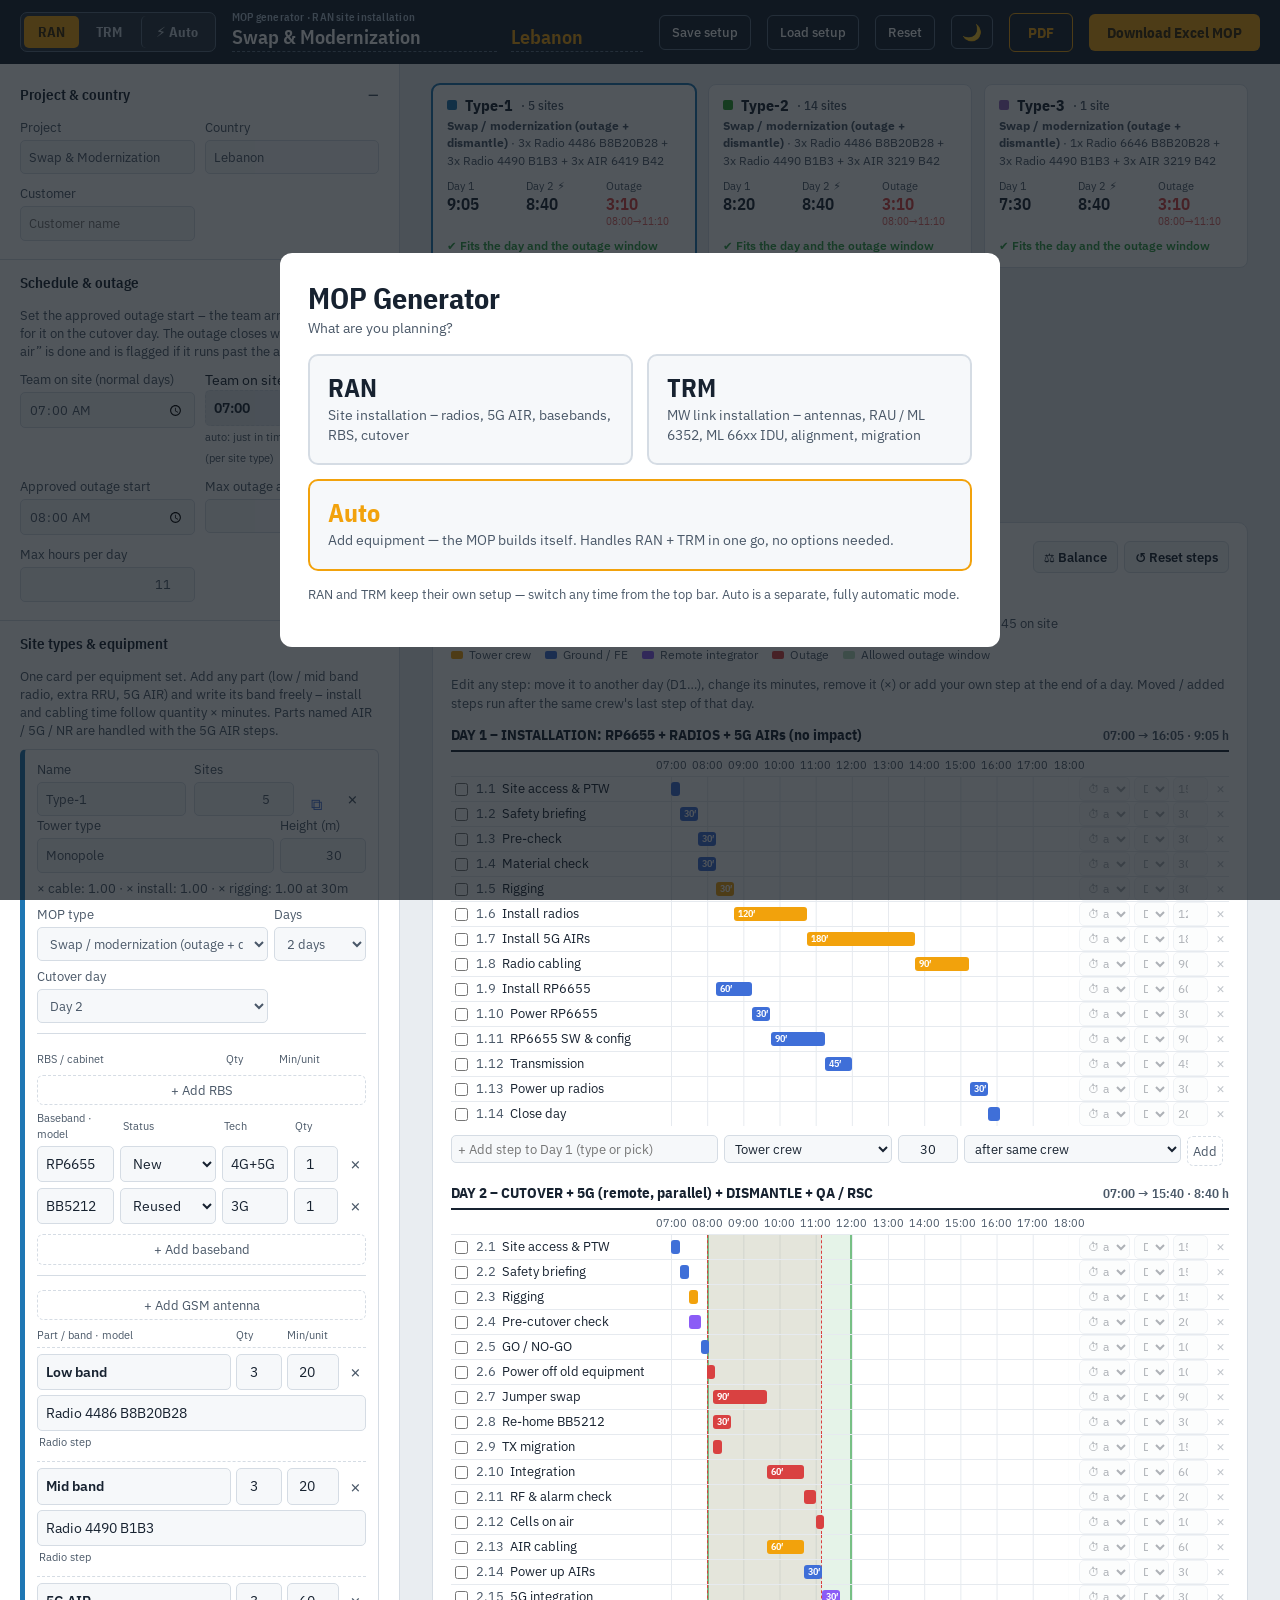
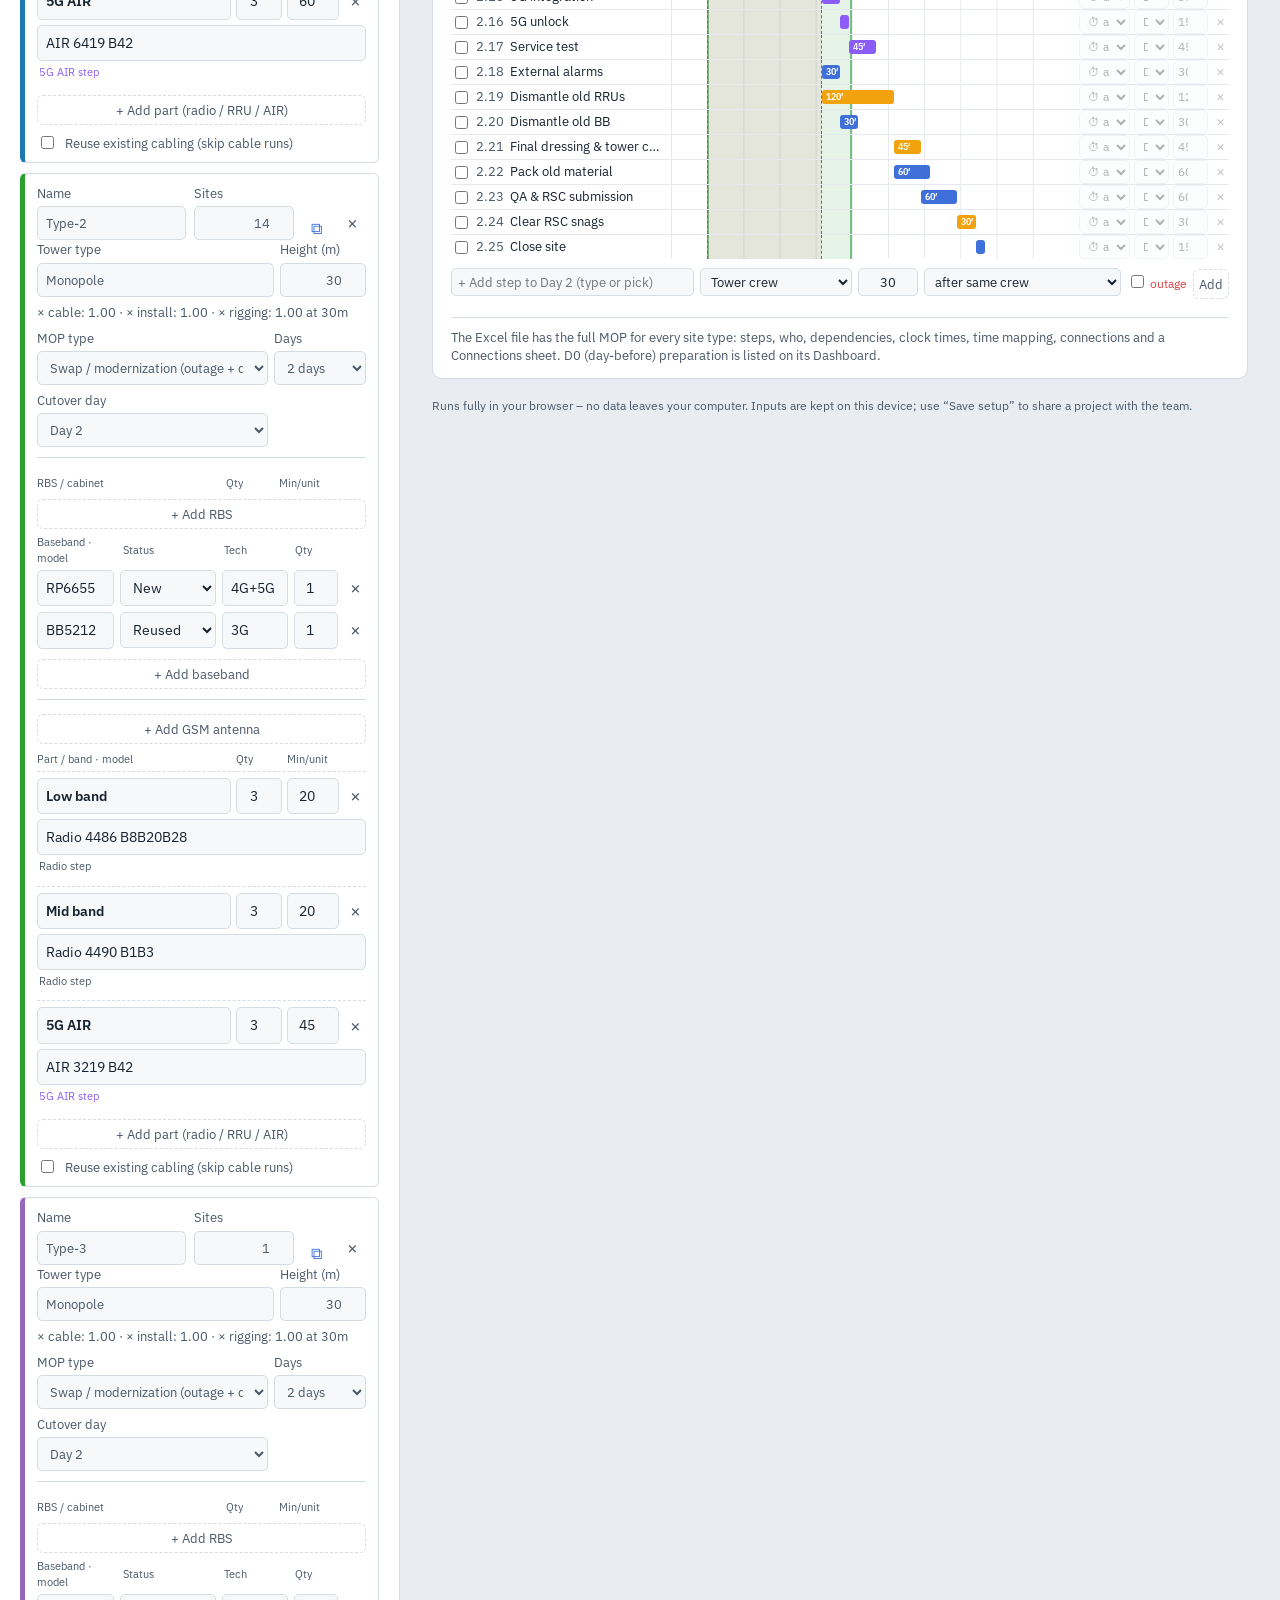
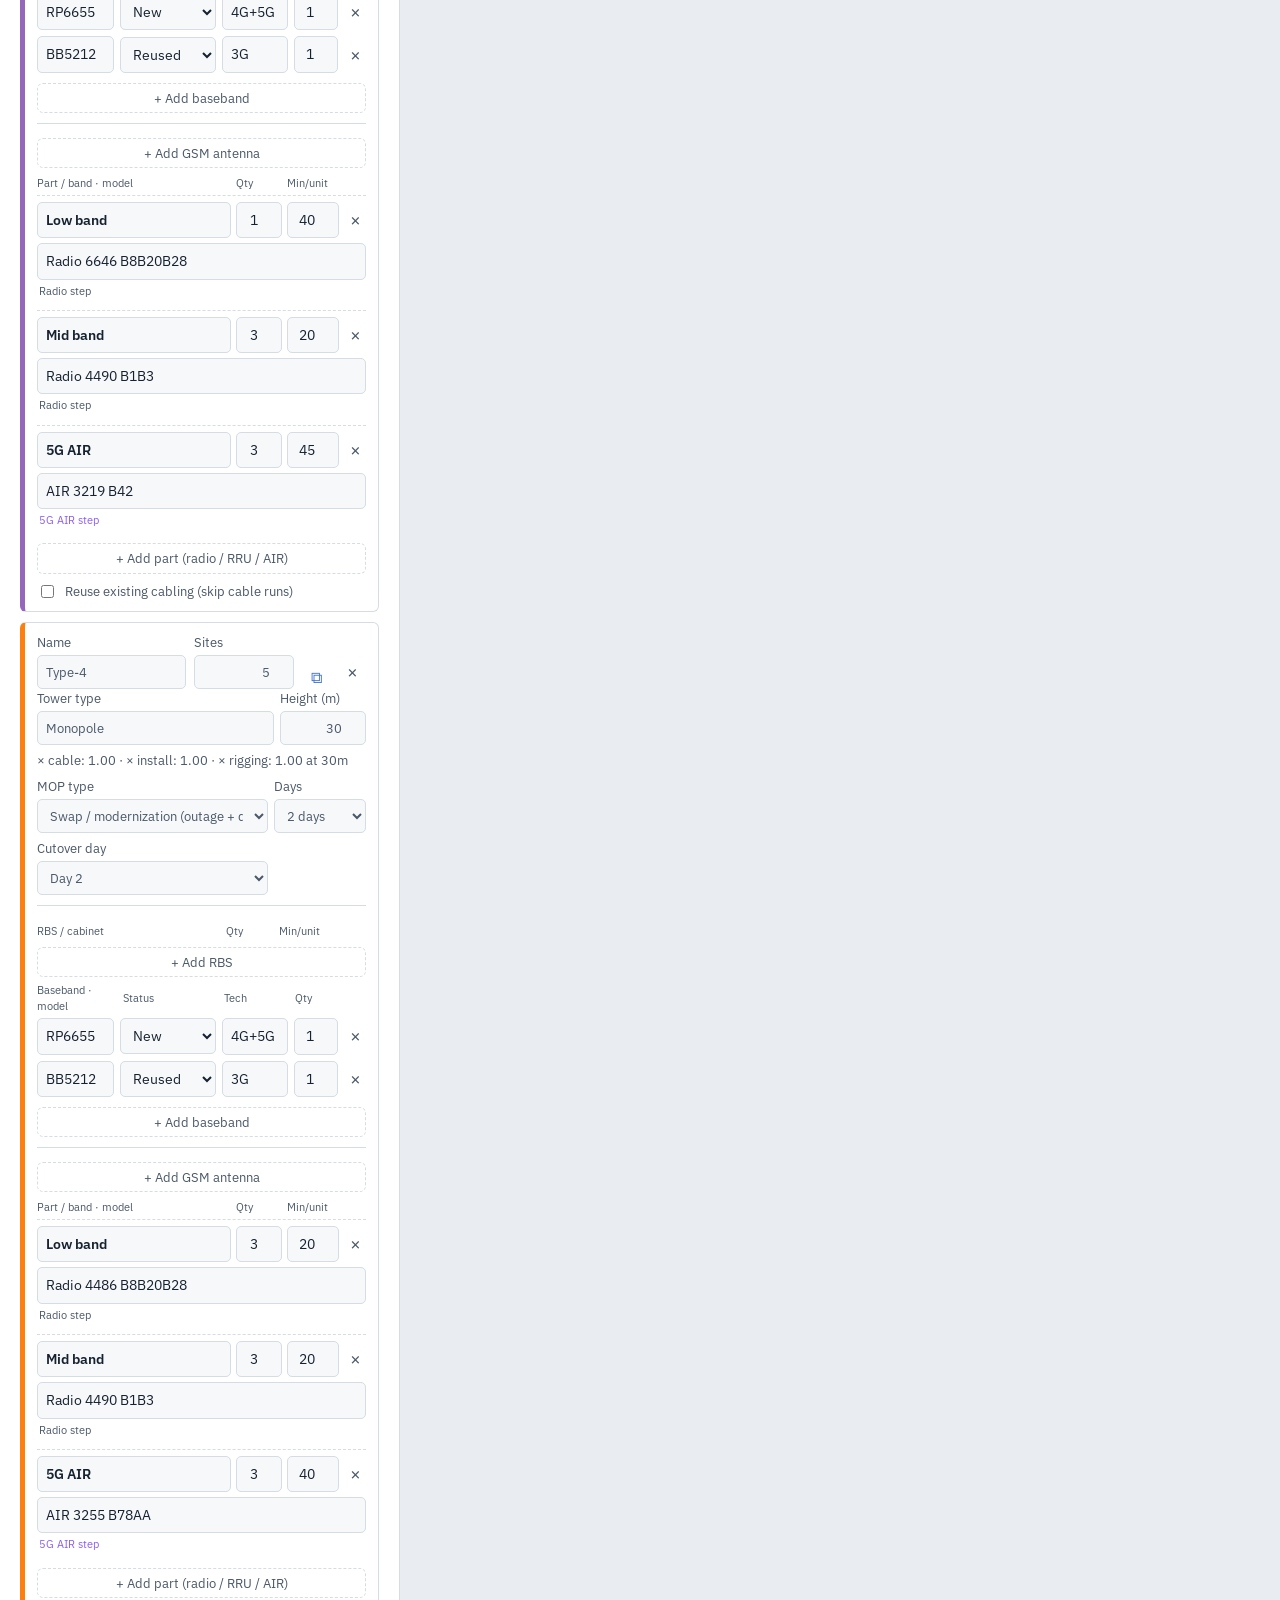
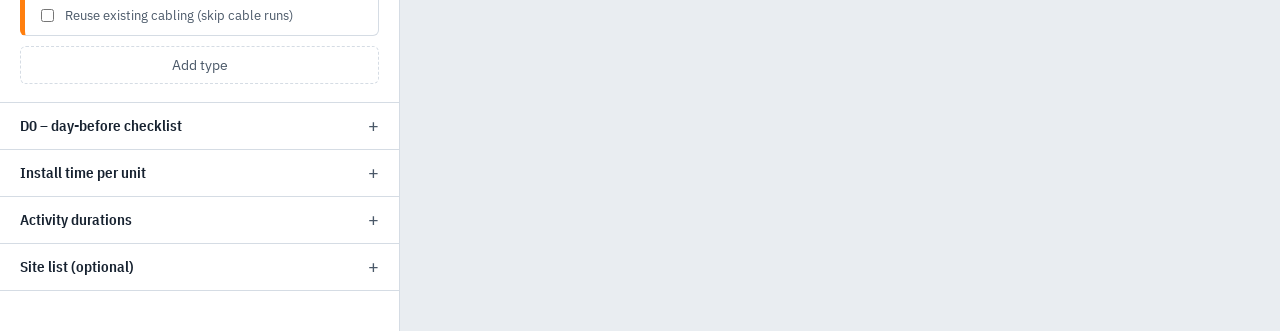
<file: index.html>
<!doctype html>
<html lang="en">
<head>
<meta charset="utf-8">
<meta name="viewport" content="width=device-width, initial-scale=1, viewport-fit=cover">
<title>MOP Generator – RAN & TRM</title>
<meta name="description" content="Generate time-phased site installation MOPs (Excel) from site types and equipment.">
<meta name="theme-color" content="#172230">
<link rel="manifest" href="manifest.webmanifest">
<link rel="icon" href="icons/icon.svg" type="image/svg+xml">
<link rel="apple-touch-icon" href="icons/icon-192.png">
<link rel="preconnect" href="https://fonts.googleapis.com"><link rel="preconnect" href="https://fonts.gstatic.com" crossorigin>
<link href="https://fonts.googleapis.com/css2?family=IBM+Plex+Sans+Condensed:wght@500;600;700&family=IBM+Plex+Sans:wght@400;500;600&display=swap" rel="stylesheet">
<link rel="stylesheet" href="css/style.css">
</head>
<body>
<div class="start" id="start" hidden>
  <div class="startbox">
    <h1>MOP Generator</h1>
    <p>What are you planning?</p>
    <div class="choices">
      <button class="choice" data-mode="RAN"><b>RAN</b><span>Site installation – radios, 5G AIR, basebands, RBS, cutover</span></button>
      <button class="choice" data-mode="TRM"><b>TRM</b><span>MW link installation – antennas, RAU / ML 6352, ML 66xx IDU, alignment, migration</span></button>
      <a class="choice auto-choice" href="auto.html"><b>Auto</b><span>Add equipment — the MOP builds itself. Handles RAN + TRM in one go, no options needed.</span></a>
    </div>
    <p class="hint">RAN and TRM keep their own setup — switch any time from the top bar. Auto is a separate, fully automatic mode.</p>
  </div>
</div>
<header class="bar">
  <div class="seg" role="tablist" aria-label="Domain"><button role="tab" data-mode="RAN">RAN</button><button role="tab" data-mode="TRM">TRM</button><a class="seg-auto" href="auto.html" title="Auto: type, speak or upload a file – the MOP builds itself">⚡ Auto</a></div>
  <div class="mast"><small id="mastSub">MOP generator · site installation</small>
    <div class="titles"><input class="pname" id="pname" data-p="name" aria-label="Project name"><input class="pname cty" data-p="country" list="countries" aria-label="Country" placeholder="Country"></div></div>
  <datalist id="countries"><option>Lebanon</option><option>Egypt</option><option>Saudi Arabia</option><option>United Arab Emirates</option><option>Jordan</option><option>Oman</option><option>Qatar</option><option>Kuwait</option><option>Bahrain</option><option>Iraq</option><option>Palestine</option><option>Türkiye</option><option>South Africa</option><option>Angola</option><option>Zambia</option><option>Kenya</option><option>Nigeria</option><option>Morocco</option><option>Djibouti</option></datalist>
  <button class="ghost" id="exp" title="Save all inputs as a file to share with the team">Save setup</button>
  <label class="ghost" id="impl" title="Load a setup file">Load setup<input type="file" id="imp" accept=".json,application/json" hidden></label>
  <button class="ghost" id="reset" title="Restore the default setup">Reset</button>
  <button class="ghost" id="dmToggle" title="Toggle dark mode" aria-label="Toggle dark mode">🌙</button>
  <button class="gen alt" id="pdf" title="Short, easy-to-read MOP for the field team">PDF</button>
  <button class="gen" id="gen">Download Excel MOP</button>
</header>
<div class="wrap">
<aside>
  <details class="sec" open><summary>Project &amp; country</summary><div class="body">
    <div class="grid2">
      <label class="f">Project<input type="text" data-p="name" placeholder="Project name"></label>
      <label class="f">Country<input type="text" data-p="country" list="countries"></label>
      <label class="f">Customer<input type="text" data-p="customer" placeholder="Customer name"></label>
    </div>
  </div></details>
  <details class="sec" open><summary>Schedule &amp; outage</summary><div class="body">
    <p class="hint">Set the approved outage start – the team arrives just in time for it on the cutover day. The outage closes when “Cells on air” is done and is flagged if it runs past the allowed hours.</p>
    <div class="grid2">
      
      <label class="f">Team on site (normal days)<input type="time" data-p="arrive"></label>
      <div class="f auto" id="cutLbl">Team on site – cutover day<output id="cutOut">–</output><small>auto: 1 h before outage</small></div>
      <label class="f">Approved outage start<input type="time" data-p="outStart"></label>
<label class="f">Max outage allowed (h)<input type="number" min="0.5" max="12" step="0.5" data-p="outMax"></label>
      <label class="f">Max hours per day<input type="number" min="4" max="16" step="0.5" data-p="maxHours"></label>
    </div>
  </div></details>
  <details class="sec" open><summary id="typesTitle">Site types &amp; equipment</summary><div class="body">
    <p class="hint trm-only">One card per link type. Pick the swap method (sets the days), then add the parts per link end: antennas (size), radios (RAU / ML 6352) and ML 66xx IDU. Parts named Antenna / dish go to the antenna step, IDU / ML 66xx / NPU / MMU to the indoor step, the rest to the radio step.</p>
    <p class="hint ran-only">One card per equipment set. Add any part (low / mid band radio, extra RRU, 5G AIR) and write its band freely – install and cabling time follow quantity × minutes. Parts named AIR / 5G / NR are handled with the 5G AIR steps.</p>
    <datalist id="roles"></datalist>
    <datalist id="models"></datalist>
    <div id="types"></div>
    <button class="add" id="addType">Add type</button>
  </div></details>
  <details class="sec"><summary>D0 – day-before checklist</summary><div class="body">
    <p class="hint">Off-site preparation the day before (not part of the site timeline). One item per line – printed on the Excel Dashboard.</p>
    <textarea id="d0" rows="6"></textarea>
  </div></details>
  <details class="sec"><summary>Install time per unit</summary><div class="body">
    <p class="hint">Minutes to install one unit (bracket, hoist, fix, ground).</p>
    <div id="equip"></div>
    <button class="add" id="addEq">Add equipment model</button>
    <div style="height:14px"></div>
    <div class="fx"><span>Cabling per radio (min)</span><input type="number" min="0" data-u="cableRadio"></div>
    <div class="fx ran-only"><span>Cabling per AIR (min)</span><input type="number" min="0" data-u="cableAIR"></div>
    <div class="fx ran-only"><span>Dismantle per old RRU (min)</span><input type="number" min="0" data-u="dismantleRRU"></div>
    <div class="fx ran-only"><span>Jumper swap per sector (min)</span><input type="number" min="0" data-u="jumperSector"></div>
  </div></details>
  <details class="sec"><summary>Activity durations</summary><div class="body">
    <p class="hint">Fixed minutes for every other step.</p>
    <div id="fixed"></div>
  </div></details>
  <details class="sec"><summary id="listTitle">Site list (optional)</summary><div class="body">
    <p class="hint ran-only">One site per line: <code>Site ID, Site type, Region</code>. Leave empty to auto-number sites from the counts above.</p>
    <p class="hint trm-only">One link per line: <code>Link ID, Site A, Site B, Link type, Region</code>. Leave empty to auto-number links from the counts above.</p>
    <textarea id="sites" placeholder="LB-001, Type-1, Beirut&#10;LB-002, Type-2, Mount Lebanon"></textarea>
  </div></details>
</aside>
<main>
  <div class="sum" id="sum"></div>
  <div class="totals" id="totals"></div>
  <section class="tl" id="tl" aria-live="polite"></section>
  <p class="foot">Runs fully in your browser – no data leaves your computer. Inputs are kept on this device; use “Save setup” to share a project with the team.</p>
</main>
</div>
<div class="toast" id="toast" role="status"></div>
<datalist id="towerTypes"><option value="Monopole"><option value="Lattice"><option value="Rooftop"><option value="GF (Ground floor)"><option value="Flagpole"><option value="Guyed mast"></datalist>
<datalist id="stepLib"></datalist>

<script src="vendor/exceljs.min.js"></script>
<script src="vendor/qrcode.js"></script>
<script src="vendor/jspdf.umd.min.js"></script>
<script src="vendor/jspdf.plugin.autotable.min.js"></script>
<script src="js/core.js"></script>
<script src="js/app.js"></script>
</body>
</html>
</file>
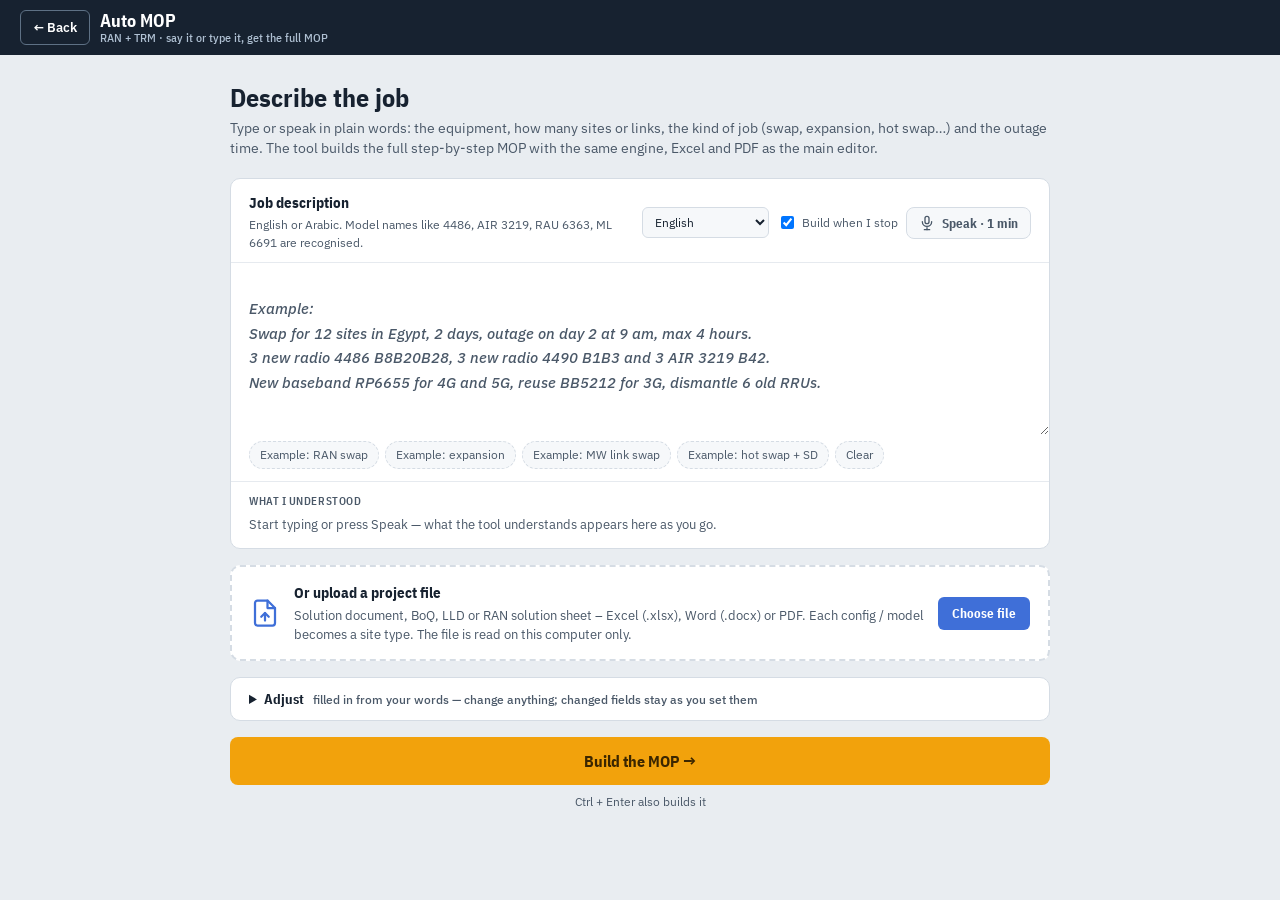
<file: auto.html>
<!DOCTYPE html>
<html lang="en">
<head>
<meta charset="UTF-8">
<meta name="viewport" content="width=device-width,initial-scale=1">
<title>Auto MOP — MOP Generator</title>
<link rel="icon" href="icons/icon.svg" type="image/svg+xml">
<link rel="preconnect" href="https://fonts.googleapis.com">
<link rel="preconnect" href="https://fonts.gstatic.com" crossorigin>
<link href="https://fonts.googleapis.com/css2?family=IBM+Plex+Sans+Condensed:wght@500;600;700&family=IBM+Plex+Sans:wght@400;500;600&display=swap" rel="stylesheet">
<style>
:root{
  --ink:#172230;--ink-2:#4A5868;--line:#D5DCE4;--paper:#E9EDF1;--panel:#FFFFFF;--field:#F6F8FA;
  --amber:#F2A20C;--amber-dk:#3B2600;--blue:#3F6FD8;--violet:#8B5CF6;--green:#2F9E44;--teal:#0F766E;--red:#D94141;
  --shade:#E6EAEF;--focus:#1A73E8;--bar:#172230;
  --sans:"IBM Plex Sans",system-ui,sans-serif;
  --cond:"IBM Plex Sans Condensed","Arial Narrow",sans-serif;
}
@media(prefers-color-scheme:dark){:root:not([data-theme="light"]){
  --ink:#E7ECF2;--ink-2:#9AA7B6;--line:#2D3946;--paper:#0F151C;--panel:#17202A;--field:#1D2833;--shade:#222D39;--bar:#0B1118;
}}
:root[data-theme="dark"]{--ink:#E7ECF2;--ink-2:#9AA7B6;--line:#2D3946;--paper:#0F151C;--panel:#17202A;--field:#1D2833;--shade:#222D39;--bar:#0B1118}
*,*::before,*::after{box-sizing:border-box}
html,body{margin:0;background:var(--paper);color:var(--ink);font:14px/1.5 var(--sans)}
button,input,select,textarea{font:inherit;color:inherit}
:focus-visible{outline:2px solid var(--focus);outline-offset:2px}
a{color:inherit;text-decoration:none}
[hidden]{display:none!important}

/* bar */
.bar{position:sticky;top:0;z-index:10;display:flex;gap:10px;align-items:center;padding:10px 20px;background:var(--bar);color:#fff;flex-wrap:wrap}
.bar-back{background:transparent;border:1px solid #5E7185;color:#fff;border-radius:6px;padding:8px 12px;cursor:pointer;font:600 13px var(--sans)}
.bar-back:hover{border-color:#AFC0D2}
.bar-title{font:700 18px/1 var(--cond)}
.bar-sub{font:500 12px/1 var(--cond);color:#AFC0D2;margin-top:2px}
.bar-mast{display:flex;flex-direction:column;flex-shrink:0}
.bar-spacer{flex:1}
.gen{background:var(--amber);color:var(--amber-dk);border:0;border-radius:6px;padding:10px 16px;font:700 14px/1 var(--cond);cursor:pointer;white-space:nowrap}
.gen:hover{filter:brightness(1.07)}.gen:disabled{opacity:.6;cursor:progress}
.gen.ghost{background:transparent;color:var(--amber);border:1px solid var(--amber)}
.gen.ghost:hover{background:rgba(242,162,12,.1)}
.gen.plain{background:transparent;color:#C9D3DE;border:1px solid #5E7185}
.vtabs{display:flex;gap:3px;background:rgba(255,255,255,.08);border:1px solid #5E7185;border-radius:7px;padding:3px}
.vtab{background:transparent;border:0;color:#C9D3DE;font:700 13px/1 var(--cond);padding:8px 14px;border-radius:5px;cursor:pointer}
.vtab.active{background:var(--amber);color:var(--amber-dk)}
.dtab.active{background:#fff;color:var(--ink)}

/* setup */
.setup{max-width:860px;margin:0 auto;padding:28px 20px 60px}
.setup h2{font:700 26px/1.1 var(--cond);margin:0 0 6px}
.setup .sub{color:var(--ink-2);font-size:13.5px;margin:0 0 20px}
.eq-box{background:var(--panel);border:1px solid var(--line);border-radius:10px;overflow:hidden;margin-bottom:16px}
.eq-box-head{padding:14px 18px 10px;border-bottom:1px solid var(--shade);display:flex;align-items:center;gap:10px;flex-wrap:wrap}
.eq-box-head-text{flex:1;min-width:200px}
.eq-box-head b{font:700 15px var(--cond)}
.eq-box-head p{font-size:12px;color:var(--ink-2);margin:2px 0 0}
.voice{display:flex;align-items:center;gap:8px;flex-wrap:wrap}
.voice select{background:var(--field);border:1px solid var(--line);border-radius:6px;padding:6px 8px;font-size:12px}
.mic-btn{position:relative;display:flex;align-items:center;gap:7px;background:var(--field);border:1px solid var(--line);border-radius:8px;padding:7px 12px;cursor:pointer;font:700 12.5px var(--cond);color:var(--ink-2);min-width:112px;justify-content:center;overflow:hidden}
.mic-btn:hover{border-color:var(--blue);color:var(--blue)}
.mic-btn.listening{background:rgba(217,65,65,.1);border-color:var(--red);color:var(--red)}
.mic-btn .prog{position:absolute;left:0;bottom:0;height:3px;background:var(--red);width:0}
.mic-icon{width:16px;height:16px;flex-shrink:0}
.mic-dot{width:8px;height:8px;border-radius:50%;background:var(--red);display:none;animation:blink 1s infinite}
.mic-btn.listening .mic-dot{display:block}
@keyframes blink{50%{opacity:.25}}
.autob{display:flex;align-items:center;gap:5px;font-size:12px;color:var(--ink-2);cursor:pointer}
.mic-interim{font-size:12.5px;color:var(--ink-2);font-style:italic;padding:6px 18px 0;min-height:22px}
.eq-textarea{width:100%;min-height:150px;border:0;padding:12px 18px;background:transparent;resize:vertical;font:500 14.5px/1.7 var(--sans);color:var(--ink)}
.eq-textarea:focus{outline:none;background:rgba(26,115,232,.03)}
.eq-textarea::placeholder{color:var(--ink-2);font-style:italic}
.examples{display:flex;gap:6px;flex-wrap:wrap;padding:0 18px 12px}
.ex{background:var(--field);border:1px dashed var(--line);border-radius:14px;padding:4px 10px;font-size:12px;color:var(--ink-2);cursor:pointer}
.ex:hover{border-color:var(--blue);color:var(--blue)}

.und{padding:12px 18px 14px;border-top:1px solid var(--shade)}
.plabel{font:600 11px var(--cond);text-transform:uppercase;letter-spacing:.05em;color:var(--ink-2);margin:0 0 7px}
.chips{display:flex;flex-wrap:wrap;gap:6px;margin-bottom:8px}
.chip{display:inline-flex;align-items:center;gap:6px;border-radius:20px;padding:3px 10px 3px 8px;font-size:12.5px;font-weight:600;background:var(--field);border:1px solid var(--line)}
.chip.ran{background:#E7F0FF;color:#2C5CB5;border-color:#C9DAFB}
.chip.trm{background:#DEF5F1;color:#0F766E;border-color:#BFE7E0}
.chip.reused{background:var(--field);color:var(--ink-2);text-decoration:line-through;text-decoration-color:rgba(0,0,0,.25)}
.chip.bbr{background:var(--field);color:var(--ink-2)}
.chip.set{background:#FFF4DC;color:#7A5200;border-color:#F6DFA8}
.chip.warn{background:#FFF3CD;color:#856404;border-color:#F3DE9B}
.chip-qty{font:700 13px var(--cond)}
.chip-s{font-size:11px;font-weight:400;opacity:.8}
.empty-und{font-size:12.5px;color:var(--ink-2)}

details.adj{background:var(--panel);border:1px solid var(--line);border-radius:10px;margin-bottom:16px}
details.adj summary{padding:12px 18px;cursor:pointer;font:700 14px var(--cond)}
details.adj summary small{font:500 12px var(--sans);color:var(--ink-2);margin-left:6px}
.adj-grid{display:grid;grid-template-columns:repeat(auto-fill,minmax(180px,1fr));gap:12px;padding:4px 18px 18px}
.adj-grid label{display:flex;flex-direction:column;gap:4px;font-size:12px;color:var(--ink-2)}
.adj-grid input,.adj-grid select{background:var(--field);border:1px solid var(--line);border-radius:6px;padding:8px 9px;width:100%}
.adj-grid input.touched,.adj-grid select.touched{border-color:var(--amber);box-shadow:0 0 0 1px var(--amber) inset}
.btn-gen-big{width:100%;padding:14px;font:700 16px var(--cond);border-radius:8px;background:var(--amber);color:var(--amber-dk);border:0;cursor:pointer}
.btn-gen-big:hover{filter:brightness(1.07)}
.kbd{font-size:11.5px;color:var(--ink-2);text-align:center;margin-top:8px}

/* MOP views */
.mop-wrap{padding:20px clamp(12px,3vw,28px) 60px;max-width:1400px;margin:0 auto}
.stat-row{display:grid;grid-template-columns:repeat(auto-fit,minmax(160px,1fr));gap:12px;margin-bottom:16px}
.stat{background:var(--panel);border:1px solid var(--line);border-radius:10px;padding:16px 18px}
.stat .n{font:700 32px/1 var(--cond);margin-bottom:5px}
.stat .l{font-size:12.5px;color:var(--ink-2)}
.stat .n small{font:600 13px var(--cond);color:var(--ink-2);margin-left:3px}
.card{background:var(--panel);border:1px solid var(--line);border-radius:10px;padding:16px 20px;margin-bottom:14px}
.card h3{font:700 15px var(--cond);margin:0 0 12px}
.grid2{display:grid;grid-template-columns:1fr 1fr;gap:14px}
.ulist{margin:0;padding-left:18px;font-size:13px}
.ulist li{margin:2px 0}
.okpill{display:inline-block;font:700 11.5px var(--cond);padding:3px 9px;border-radius:10px;color:#fff;background:var(--green)}
.okpill.bad{background:var(--red)}
.note{font-size:12.5px;color:var(--ink-2);margin:8px 0 0}
.day-row{padding:9px 0;border-bottom:1px solid var(--shade)}
.day-row:last-child{border:0}
.dhead{display:flex;justify-content:space-between;gap:10px;margin-bottom:6px;flex-wrap:wrap}
.dhead b{font:700 14px var(--cond)}
.dhead span{font-size:12.5px;color:var(--ink-2)}
.bar-track{height:12px;background:var(--shade);border-radius:3px;overflow:hidden;position:relative}
.bar-fill{height:100%;border-radius:3px}
.bar-max{position:absolute;top:-2px;bottom:-2px;width:2px;background:var(--ink-2)}
.crew-row{display:flex;align-items:center;gap:10px;padding:4px 0;font-size:13px}
.crew-dot{width:9px;height:9px;border-radius:50%;flex-shrink:0}
.crew-name{width:200px;font-weight:600;overflow:hidden;text-overflow:ellipsis;white-space:nowrap}
.crew-bar-wrap{flex:1;height:8px;background:var(--shade);border-radius:2px;overflow:hidden}
.crew-bar-inner{height:100%;border-radius:2px}
.crew-hrs{width:55px;text-align:right;color:var(--ink-2);font-size:12px}

.gantt-day{background:var(--panel);border:1px solid var(--line);border-radius:10px;padding:14px 16px;margin-bottom:14px}
.gantt-dhead{display:flex;justify-content:space-between;border-bottom:2px solid var(--ink);padding-bottom:8px;margin-bottom:8px;gap:10px;flex-wrap:wrap}
.gantt-dhead b{font:700 15px var(--cond)}
.gantt-dhead span{font:600 12px var(--cond);color:var(--ink-2)}
.gantt-scale{position:relative;height:18px;margin-left:250px;font-size:10px;color:var(--ink-2)}
.gantt-scale span{position:absolute;transform:translateX(-50%)}
.gantt-step{display:grid;grid-template-columns:250px 1fr;gap:6px;align-items:center;min-height:24px;border-top:1px solid var(--shade)}
.gantt-name{font-size:12px;white-space:nowrap;overflow:hidden;text-overflow:ellipsis;padding:3px 0}
.gantt-name em{font-style:normal;color:var(--ink-2);font-weight:600;margin-right:4px}
.gantt-track{position:relative;height:18px}
.gantt-win{position:absolute;top:0;bottom:0;background:rgba(217,65,65,.08);border-left:1px dashed var(--red);border-right:1px dashed var(--red)}
.gantt-bar{position:absolute;top:2px;height:14px;border-radius:3px;font:700 9.5px/14px var(--cond);color:#fff;padding:0 4px;white-space:nowrap;overflow:hidden;min-width:3px}
.legend{display:flex;gap:14px;flex-wrap:wrap;font-size:12px;color:var(--ink-2);margin:0 0 12px}
.legend i{display:inline-block;width:10px;height:10px;border-radius:2px;margin-right:5px;vertical-align:-1px}

.tools{display:flex;gap:10px;align-items:center;margin-bottom:10px;flex-wrap:wrap}
.tools input{background:var(--panel);border:1px solid var(--line);border-radius:6px;padding:7px 10px;width:240px}
.prog-txt{font:700 13px var(--cond);color:var(--ink-2)}
.prog-txt.all{color:var(--green)}
.tbl-wrap{overflow-x:auto;border-radius:10px;border:1px solid var(--line)}
table.exec{width:100%;border-collapse:collapse;font-size:13px;background:var(--panel)}
table.exec th{background:var(--bar);color:#fff;font:700 11.5px var(--cond);padding:9px 10px;text-align:left;white-space:nowrap;position:sticky;top:0}
table.exec td{padding:8px 10px;border-bottom:1px solid var(--shade);vertical-align:top}
table.exec tr.dayrow td{background:var(--field);font:700 13px var(--cond);color:var(--ink)}
table.exec tr.out td{background:rgba(217,65,65,.05)}
table.exec tr.done td{opacity:.45}
table.exec tr.done td.nm{text-decoration:line-through}
.dpill,.ipill{display:inline-block;font:700 11px var(--cond);padding:2px 8px;border-radius:10px;color:#fff;white-space:nowrap}
.ipill.Outage{background:var(--red)}.ipill.SA{background:var(--amber);color:var(--amber-dk)}.ipill.Non-SA{background:var(--ink-2)}
.who{font-size:12px;color:var(--ink-2)}
.desc{font-size:12px;color:var(--ink-2);margin-top:2px}
.rem{font-size:12px;color:#8A5A00}
.chk{width:16px;height:16px;cursor:pointer;accent-color:var(--green)}
.num{font:700 12px var(--cond);color:var(--ink-2);white-space:nowrap}
.time{font:600 12px var(--cond);white-space:nowrap}

/* checklist print */
.ckl{position:fixed;inset:0;z-index:50;background:#fff;color:#111;overflow:auto;padding:24px 32px}
.ckl h1{font:700 22px var(--cond);margin:0 0 4px}
.ckl .meta{font-size:12px;color:#555;margin-bottom:14px}
.ckl h2{font:700 15px var(--cond);margin:16px 0 6px;border-bottom:2px solid #111;padding-bottom:3px}
.ckl .st{display:flex;gap:10px;padding:5px 0;border-bottom:1px solid #ddd;font-size:12.5px;break-inside:avoid}
.ckl .box{width:14px;height:14px;border:1.5px solid #333;border-radius:2px;flex-shrink:0;margin-top:2px}
.ckl .st small{display:block;color:#666}
.ckl-act{display:flex;gap:8px;margin-bottom:14px}
.ckl-act button{border:0;border-radius:6px;padding:8px 14px;font:700 13px var(--cond);cursor:pointer;background:#172230;color:#fff}
.ckl-act button.p{background:#F2A20C;color:#3B2600}
@media print{body>*:not(.ckl){display:none!important}.ckl{position:static;padding:0}.ckl-act{display:none}}

/* file import */
.drop{display:flex;align-items:center;gap:14px;padding:16px 18px;border:2px dashed var(--line);border-radius:10px;background:var(--panel);cursor:pointer;margin-bottom:16px;transition:border-color .15s,background .15s}
.drop:hover,.drop.over{border-color:var(--blue);background:rgba(63,111,216,.05)}
.drop svg{width:30px;height:30px;color:var(--blue);flex-shrink:0}
.drop b{font:700 15px var(--cond)}
.drop p{margin:2px 0 0;font-size:12.5px;color:var(--ink-2)}
.drop .pick{margin-left:auto;background:var(--blue);color:#fff;border:0;border-radius:6px;padding:8px 14px;font:700 13px var(--cond);cursor:pointer;white-space:nowrap}
.fbox{background:var(--panel);border:1px solid var(--line);border-radius:10px;margin-bottom:16px;overflow:hidden}
.fhead{display:flex;gap:10px;align-items:center;padding:12px 18px;border-bottom:1px solid var(--shade);flex-wrap:wrap}
.fhead b{font:700 15px var(--cond)}
.fhead span{font-size:12.5px;color:var(--ink-2)}
.fhead .x{margin-left:auto;background:none;border:1px solid var(--line);border-radius:6px;padding:5px 10px;cursor:pointer;font-size:12px;color:var(--ink-2)}
.fnote{padding:8px 18px;font-size:12.5px;background:#FFF8E6;color:#7A5200;border-bottom:1px solid var(--shade)}
.ftbl{width:100%;border-collapse:collapse;font-size:13px}
.ftbl th{font:700 11px var(--cond);text-transform:uppercase;letter-spacing:.04em;color:var(--ink-2);text-align:left;padding:8px 10px;border-bottom:1px solid var(--shade)}
.ftbl td{padding:7px 10px;border-bottom:1px solid var(--shade);vertical-align:top}
.ftbl tr.off td{opacity:.45}
.ftbl input[type=text],.ftbl input[type=number],.ftbl textarea{width:100%;background:var(--field);border:1px solid var(--line);border-radius:5px;padding:6px 8px;font-size:13px}
.ftbl textarea{min-height:52px;resize:vertical;font:13px/1.45 var(--sans)}
.ftbl input.need{border-color:var(--amber);box-shadow:0 0 0 1px var(--amber) inset}
.ftbl .mini{display:flex;flex-wrap:wrap;gap:4px;margin-top:5px}
.ftbl .mini span{font-size:11.5px;background:var(--field);border:1px solid var(--line);border-radius:10px;padding:1px 7px;color:var(--ink-2)}
.ftbl .mini span.bad{background:#FFF3CD;color:#856404;border-color:#F3DE9B}
.ffoot{padding:10px 18px;font-size:12.5px;color:var(--ink-2);display:flex;gap:16px;flex-wrap:wrap}
.tsel{background:rgba(255,255,255,.08);border:1px solid #5E7185;color:#fff;border-radius:7px;padding:7px 10px;font:600 13px var(--sans);max-width:260px}
.tsel option{color:#111}
table.types{width:100%;border-collapse:collapse;font-size:13px}
table.types th{font:700 11px var(--cond);text-transform:uppercase;color:var(--ink-2);text-align:left;padding:6px 8px;border-bottom:1px solid var(--shade)}
table.types td{padding:7px 8px;border-bottom:1px solid var(--shade)}
table.types tr{cursor:pointer}table.types tr:hover td{background:var(--field)}
table.types tr.sel td{background:rgba(242,162,12,.12);font-weight:600}
#toast{position:fixed;bottom:20px;left:50%;transform:translateX(-50%);background:#172230;color:#fff;padding:9px 18px;border-radius:6px;font-size:13px;opacity:0;pointer-events:none;transition:opacity .2s;z-index:99;max-width:90vw}
#toast.on{opacity:1}
@media(max-width:700px){.grid2{grid-template-columns:1fr}.gantt-scale{margin-left:140px}.gantt-step{grid-template-columns:140px 1fr}.crew-name{width:120px}}
</style>
</head>
<body>

<!-- ===================== SETUP ===================== -->
<div id="pg-setup">
  <header class="bar">
    <a href="index.html" class="bar-back">← Back</a>
    <div class="bar-mast"><div class="bar-title">Auto MOP</div><div class="bar-sub">RAN + TRM · say it or type it, get the full MOP</div></div>
  </header>

  <div class="setup">
    <h2>Describe the job</h2>
    <p class="sub">Type or speak in plain words: the equipment, how many sites or links, the kind of job (swap, expansion, hot swap…) and the outage time. The tool builds the full step-by-step MOP with the same engine, Excel and PDF as the main editor.</p>

    <div class="eq-box">
      <div class="eq-box-head">
        <div class="eq-box-head-text"><b>Job description</b><p>English or Arabic. Model names like 4486, AIR 3219, RAU 6363, ML 6691 are recognised.</p></div>
        <div class="voice" id="voice" hidden>
          <select id="mic-lang" aria-label="Voice language"><option value="en-US">English</option><option value="en-GB">English (UK)</option><option value="ar-EG">العربية (مصر)</option><option value="ar-SA">العربية (السعودية)</option></select>
          <label class="autob" title="Build the MOP automatically when the recording stops"><input type="checkbox" id="auto-build" checked> Build when I stop</label>
          <button class="mic-btn" id="mic-btn" title="Speak (stops automatically after 1 minute)">
            <svg class="mic-icon" viewBox="0 0 24 24" fill="none" stroke="currentColor" stroke-width="2" stroke-linecap="round" stroke-linejoin="round"><rect x="9" y="2" width="6" height="11" rx="3"/><path d="M5 10a7 7 0 0 0 14 0"/><line x1="12" y1="19" x2="12" y2="22"/><line x1="8" y1="22" x2="16" y2="22"/></svg>
            <span class="mic-dot"></span><span id="mic-lbl">Speak · 1 min</span><span class="prog" id="mic-prog"></span>
          </button>
        </div>
      </div>
      <div class="mic-interim" id="mic-interim"></div>
      <textarea class="eq-textarea" id="eq-text" dir="auto" placeholder="Example:
Swap for 12 sites in Egypt, 2 days, outage on day 2 at 9 am, max 4 hours.
3 new radio 4486 B8B20B28, 3 new radio 4490 B1B3 and 3 AIR 3219 B42.
New baseband RP6655 for 4G and 5G, reuse BB5212 for 3G, dismantle 6 old RRUs."></textarea>
      <div class="examples">
        <button class="ex" data-ex="ran">Example: RAN swap</button>
        <button class="ex" data-ex="exp">Example: expansion</button>
        <button class="ex" data-ex="trm">Example: MW link swap</button>
        <button class="ex" data-ex="hot">Example: hot swap + SD</button>
        <button class="ex" data-ex="clr">Clear</button>
      </div>
      <div class="und" id="und">
        <div class="plabel">What I understood</div>
        <div id="und-body"><div class="empty-und">Start typing or press Speak — what the tool understands appears here as you go.</div></div>
      </div>
    </div>

    <label class="drop" id="drop" for="file-in">
      <svg viewBox="0 0 24 24" fill="none" stroke="currentColor" stroke-width="1.8" stroke-linecap="round" stroke-linejoin="round"><path d="M14 2H6a2 2 0 0 0-2 2v16a2 2 0 0 0 2 2h12a2 2 0 0 0 2-2V8z"/><polyline points="14 2 14 8 20 8"/><line x1="12" y1="18" x2="12" y2="12"/><polyline points="9 15 12 12 15 15"/></svg>
      <div><b>Or upload a project file</b><p>Solution document, BoQ, LLD or RAN solution sheet – Excel (.xlsx), Word (.docx) or PDF. Each config / model becomes a site type. The file is read on this computer only.</p></div>
      <span class="pick">Choose file</span>
      <input type="file" id="file-in" accept=".xlsx,.xlsm,.docx,.pdf,.csv,.txt" hidden>
    </label>
    <div class="fbox" id="fbox" hidden></div>

    <details class="adj" id="adj">
      <summary>Adjust <small>filled in from your words — change anything; changed fields stay as you set them</small></summary>
      <div class="adj-grid">
        <label>Project<input data-k="name" placeholder="Project name"></label>
        <label>Country<input data-k="country" placeholder="Country"></label>
        <label>Sites / links<input type="number" min="1" data-k="sites"></label>
        <label class="ran-f">RAN job<select data-k="ranScenario"><option value="">Auto</option><option value="swap">Swap / modernization</option><option value="exp">Expansion</option><option value="g5">5G AIR add only</option><option value="nsb">New site build</option></select></label>
        <label class="trm-f">TRM job<select data-k="trmMethod"><option value="">Auto</option><option value="normal">Normal swap (1 team)</option><option value="hot">Hot swap (2 teams)</option><option value="out2">Outdoor swap, 2 teams</option><option value="upg">1+0 → 2+0 upgrade</option><option value="idu">IDU / NPU swap only</option><option value="radswap">Radio swap only</option><option value="new">New link</option><option value="dism">Dismantling only</option></select></label>
        <label>Days<select data-k="days"><option value="">Auto</option><option>1</option><option>2</option><option>3</option><option>4</option></select></label>
        <label>Outage day<select data-k="outageDay"><option value="">Auto</option><option value="0">No outage</option><option>1</option><option>2</option><option>3</option><option>4</option></select></label>
        <label>Outage start<input type="time" data-k="outStart"></label>
        <label>Max outage (h)<input type="number" min="0.5" max="12" step="0.5" data-k="outMax"></label>
        <label>Team on site<input type="time" data-k="arrive"></label>
        <label>Max hours / day<input type="number" min="4" max="16" step="0.5" data-k="maxHours"></label>
        <label class="ran-f">Old RRUs to dismantle<input type="number" min="0" data-k="legacyRRU"></label>
      </div>
    </details>

    <button class="btn-gen-big" id="btn-gen">Build the MOP →</button>
    <div class="kbd">Ctrl + Enter also builds it</div>
  </div>
</div>

<!-- ===================== MOP ===================== -->
<div id="pg-mop" hidden>
  <header class="bar">
    <button class="bar-back" id="btn-edit">← Edit</button>
    <div class="vtabs" id="dtabs" hidden></div>
    <select class="tsel" id="tsel" hidden aria-label="Site type"></select>
    <div class="vtabs">
      <button class="vtab active" data-v="overview">Overview</button>
      <button class="vtab" data-v="timeline">Timeline</button>
      <button class="vtab" data-v="steps">Steps</button>
    </div>
    <div class="bar-spacer"></div>
    <button class="gen plain" id="btn-ckl" title="Printable field checklist">Checklist</button>
    <button class="gen plain" id="btn-open" title="Add this MOP to the main editor to fine-tune it">Open in editor</button>
    <button class="gen ghost" id="btn-pdf">PDF</button>
    <button class="gen" id="btn-xl">Excel</button>
  </header>
  <div class="mop-wrap">
    <div id="v-overview"></div>
    <div id="v-timeline" hidden></div>
    <div id="v-steps" hidden></div>
  </div>
</div>

<div id="toast" role="status"></div>

<script src="vendor/exceljs.min.js"></script>
<script src="vendor/qrcode.js"></script>
<script src="vendor/jspdf.umd.min.js"></script>
<script src="vendor/jspdf.plugin.autotable.min.js"></script>
<script src="js/core.js"></script>
<script src="js/auto-parse.js"></script>
<script src="js/auto-import.js"></script>
<script>
const M = window.MOP, AP = window.AutoParse;
const $ = s => document.querySelector(s), $$ = s => [...document.querySelectorAll(s)];
const esc = s => String(s ?? "").replace(/[&<>"]/g, c => ({ "&": "&amp;", "<": "&lt;", ">": "&gt;", '"': "&quot;" }[c]));
function toast(msg) { const t = $("#toast"); t.textContent = msg; t.classList.add("on"); clearTimeout(t._h); t._h = setTimeout(() => t.classList.remove("on"), 3500); }
try { const th = localStorage.getItem("mop-theme"); if (th) document.documentElement.dataset.theme = th; } catch (e) {}

// ===================== examples =====================
const EX = {
  ran: "Swap for 12 sites in Egypt, 2 days, outage on day 2 at 9 am, max 4 hours.\n3 new radio 4486 B8B20B28, 3 new radio 4490 B1B3 and 3 AIR 3219 B42.\nNew baseband RP6655 for 4G and 5G, reuse BB5212 for 3G, dismantle 6 old RRUs. 45 m monopole.",
  exp: "Expansion on 5 sites, 1 day. Add 3 radio 4490 B1B3. Outage at 1 pm, max 2 hours.",
  trm: "Normal swap for 6 MW links in Libya, outage at 11:30, max 6 hours.\nPer link end: 1 new 0.9m antenna, 2 RAU 6363 and 1 ML 6691 IDU.",
  hot: "Hot swap, 4 links, outage at 11 am, max 9 hours. 1.2m dish, 1.2m SD antenna and 2 RAU 6365 per end.",
};
$$(".ex").forEach(b => b.onclick = () => { const ta = $("#eq-text"); ta.value = b.dataset.ex === "clr" ? "" : EX[b.dataset.ex]; touched = {}; $$(".adj-grid [data-k]").forEach(i => i.classList.remove("touched")); refresh(); ta.focus(); });

// ===================== understanding (live) =====================
let U = null, touched = {};
const RAN_SC = { swap: "Swap / modernization", exp: "Expansion", g5: "5G AIR add only", nsb: "New site build" };
function refresh() {
  U = AP.understand($("#eq-text").value);
  const b = $("#und-body");
  if (!$("#eq-text").value.trim()) { b.innerHTML = `<div class="empty-und">Start typing or press Speak — what the tool understands appears here as you go.</div>`; syncAdj(); return; }
  const S = U.settings, setChips = [];
  U.domains.forEach(d => setChips.push(`<span class="chip ${d.toLowerCase()}">${d === "RAN" ? "RAN site MOP" : "TRM MW link MOP"}</span>`));
  if (U.domains.includes("RAN")) { const sc = S.ranScenario; setChips.push(`<span class="chip set">${sc ? RAN_SC[sc] : "RAN job: auto"}</span>`); }
  if (U.domains.includes("TRM")) { const mt = S.trmMethod; setChips.push(`<span class="chip set">${mt ? M.TRM_METHODS[mt].label : "TRM method: auto"}</span>`); }
  if (S.days) setChips.push(`<span class="chip set">${S.days} day${S.days > 1 ? "s" : ""}</span>`);
  U.got.forEach(g => setChips.push(`<span class="chip set">${esc(g)}</span>`));
  const eq = U.items.map(i => {
    if (i.cat === "unknown") return `<span class="chip warn" title="${esc(i.warn)}">? ${esc(i.model)}</span>`;
    const cls = i.cat === "bb" ? (i.status === "Reused" ? "chip bbr" : "chip ran") : i.status === "Reused" ? "chip reused" : `chip ${i.dom.toLowerCase()}`;
    const extra = i.cat === "bb" ? `${i.status} · ${i.tech}` : i.status === "Reused" ? "reused – not installed" : (i.role || "");
    return `<span class="${cls}" ${i.warn ? `title="${esc(i.warn)}"` : ""}><span class="chip-qty">${i.qty}×</span>${esc(i.model)}<span class="chip-s">${esc(extra)}</span></span>`;
  });
  const warns = U.items.filter(i => i.warn).map(i => `<li>${esc(i.model)}: ${esc(i.warn)}</li>`);
  if (!U.items.some(i => i.dom)) warns.push("<li>No equipment recognised yet — say e.g. “3 new radio 4486” or “2 RAU 6363”.</li>");
  if (U.domains.includes("RAN") && !U.items.some(i => i.cat === "bb")) warns.push("<li>No baseband mentioned — the MOP will have no baseband steps.</li>");
  b.innerHTML = `<div class="chips">${setChips.join("") || '<span class="empty-und">No job settings yet (sites, outage time, swap type…)</span>'}</div>
    <div class="plabel" style="margin-top:6px">Equipment${U.domains.includes("TRM") ? " (TRM: per link end)" : ""}</div><div class="chips">${eq.join("") || '<span class="empty-und">—</span>'}</div>
    ${warns.length ? `<ul class="ulist" style="color:#856404">${warns.join("")}</ul>` : ""}`;
  syncAdj();
}
function syncAdj() {
  const S = (U && U.settings) || {};
  $$(".adj-grid [data-k]").forEach(el => { const k = el.dataset.k; if (touched[k]) return; el.value = S[k] !== undefined ? S[k] : ""; });
  const has = d => U && U.domains.includes(d);
  $$(".ran-f").forEach(e => e.hidden = !has("RAN")); $$(".trm-f").forEach(e => e.hidden = !has("TRM"));
}
$$(".adj-grid [data-k]").forEach(el => { const f = () => { touched[el.dataset.k] = el.value !== ""; el.classList.toggle("touched", el.value !== ""); }; el.addEventListener("input", f); el.addEventListener("change", f); });
$("#eq-text").addEventListener("input", refresh);
$("#eq-text").addEventListener("keydown", e => { if (e.key === "Enter" && (e.ctrlKey || e.metaKey)) { e.preventDefault(); build(); } });
function overrides() {
  const o = {};
  $$(".adj-grid [data-k]").forEach(el => { const k = el.dataset.k; if (!touched[k] || el.value === "") return; const num = ["sites", "days", "outageDay", "outMax", "maxHours", "legacyRRU"].includes(k); o[k] = num ? +el.value : el.value; });
  return o;
}

// ===================== voice: stops by itself after 60 s =====================
(function () {
  const SR = window.SpeechRecognition || window.webkitSpeechRecognition;
  if (!SR) return;
  $("#voice").hidden = false;
  const LIMIT = 60000, btn = $("#mic-btn"), lbl = $("#mic-lbl"), prog = $("#mic-prog"), interim = $("#mic-interim"), ta = $("#eq-text");
  let rec = null, on = false, tEnd = 0, timer = null, base = "", reason = "";
  function make() {
    const r = new SR(); r.continuous = true; r.interimResults = true; r.lang = $("#mic-lang").value;
    r.onresult = e => {
      let fin = "", mid = "";
      for (let i = e.resultIndex; i < e.results.length; i++) { const tx = e.results[i][0].transcript; if (e.results[i].isFinal) fin += tx + " "; else mid += tx; }
      if (fin.trim()) { base = (base ? base + "\n" : "") + fin.trim(); ta.value = base; refresh(); }
      interim.textContent = mid ? `🎤 “${mid}”` : "🎤 Listening…";
    };
    r.onerror = e => { if (e.error === "not-allowed" || e.error === "service-not-allowed") { reason = "denied"; stop(); } };
    r.onend = () => { if (on && Date.now() < tEnd) { try { r.start(); } catch (_) { setTimeout(() => { try { r.start(); } catch (__) {} }, 150); } } else finish(); };
    return r;
  }
  function tick() {
    const left = Math.max(0, tEnd - Date.now()), s = Math.ceil(left / 1000);
    lbl.textContent = `Stop · 0:${String(s).padStart(2, "0")}`; prog.style.width = `${100 - left / LIMIT * 100}%`;
    if (left <= 0) { reason = "time"; stop(); }
  }
  function start() {
    base = ta.value.trim(); reason = ""; on = true; tEnd = Date.now() + LIMIT;
    rec = make(); try { rec.start(); } catch (e) { on = false; interim.textContent = "⚠ " + e.message; return; }
    btn.classList.add("listening"); interim.textContent = "🎤 Listening… (stops by itself after 1 minute)"; tick(); timer = setInterval(tick, 200);
  }
  function stop() { if (!on) return; on = false; clearInterval(timer); try { rec.stop(); } catch (_) { finish(); } }
  function finish() {
    clearInterval(timer); on = false; btn.classList.remove("listening"); lbl.textContent = "Speak · 1 min"; prog.style.width = "0";
    if (reason === "denied") { interim.textContent = "⚠ Microphone blocked — allow it in the browser settings, then try again."; return; }
    interim.textContent = reason === "time" ? "⏱ Stopped after 1 minute." : "";
    if (reason === "time") toast("Recording stopped after 1 minute.");
    if ($("#auto-build").checked && U && U.items.some(i => i.dom)) setTimeout(build, 500);
  }
  btn.onclick = () => on ? (reason = "user", stop()) : start();
})();

// ===================== file import =====================
let FILE = null; // { name, how, configs:[{name,sites,text,sitesKnown,qtyEstimated,on}], doc:{ranScenario,trmMethod,country,name} }
const HOW = { BoQ: "BoQ tree (new items per config)", table: "config table", "model lines": "MODEL lines (LLD)", "scope text": "scope sentences" };
function loadScript(src) { return new Promise((ok, no) => { if ([...document.scripts].some(x => x.src.endsWith(src))) return ok(); const e = document.createElement("script"); e.src = src; e.onload = ok; e.onerror = () => no(new Error("Could not load " + src)); document.head.appendChild(e); }); }
async function pdfLib() {
  if (!window.pdfjsLib) await loadScript("vendor/pdfjs/pdf.min.js");
  window.pdfjsLib.GlobalWorkerOptions.workerSrc = "vendor/pdfjs/pdf.worker.min.js";
  return window.pdfjsLib;
}
async function readUpload(file) {
  const box = $("#fbox"); box.hidden = false; box.innerHTML = `<div class="fhead"><b>${esc(file.name)}</b><span>Reading…</span></div>`;
  try {
    const libs = { ExcelJS: window.ExcelJS, pdfjsLib: /\.pdf$/i.test(file.name) ? await pdfLib() : null };
    const doc = await window.AutoImport.readFile(file.name, await file.arrayBuffer(), libs);
    const r = window.AutoImport.findConfigs(doc);
    const ds = AP.settingsOf(AP.clean(r.text.slice(0, 8000))).s;
    const nice = file.name.replace(/\.[^.]+$/, "").replace(/^[0-9a-f]{8}-/i, "").replace(/[_]+/g, " ").replace(/\s*-\s*(RAN )?(Solution|LLD|BoQ).*$/i, "").replace(/\b(Rev|Ver|PA)\s*-?\s*\d+.*$/i, "").trim().slice(0, 48);
    FILE = { name: file.name, how: r.how, configs: r.configs.map(c => Object.assign({ on: true }, c)), doc: { ranScenario: ds.ranScenario, trmMethod: ds.trmMethod, country: ds.country, name: nice } };
    renderFile();
    if (!r.configs.length) toast("No site configurations found in this file.");
    else toast(`${r.configs.length} configuration${r.configs.length > 1 ? "s" : ""} found.`);
  } catch (e) { console.error(e); FILE = null; box.innerHTML = `<div class="fhead"><b>${esc(file.name)}</b><span style="color:var(--red)">⚠ ${esc(e.message || e)}</span><button class="x" data-fx="clear">Remove</button></div>`; }
}
function renderFile() {
  const box = $("#fbox");
  if (!FILE) { box.hidden = true; box.innerHTML = ""; return; }
  const C = FILE.configs, unknown = C.some(c => !c.sitesKnown), est = C.some(c => c.qtyEstimated);
  const tot = C.filter(c => c.on).reduce((a, c) => a + (+c.sites || 0), 0);
  let h = `<div class="fhead"><b>📄 ${esc(FILE.name)}</b><span>${C.length ? `${C.length} configuration${C.length > 1 ? "s" : ""} from the ${esc(HOW[FILE.how] || FILE.how)}` : "nothing found"}${FILE.doc.country ? " · " + esc(FILE.doc.country) : ""}${FILE.doc.ranScenario ? " · " + esc(RAN_SC[FILE.doc.ranScenario]) : ""}</span><button class="x" data-fx="clear">Remove file</button></div>`;
  if (unknown) h += `<div class="fnote">This file doesn't say how many sites use each model – enter the number of sites for each one (set to 1 for now).</div>`;
  if (est) h += `<div class="fnote">Quantities per site are estimated from the totals in the text – check them against the site-wise analysis sheet.</div>`;
  if (FILE.how === "BoQ") h += `<div class="fnote">A BoQ lists new items only – reused items (e.g. an existing BB5212) are not in it. Add them to the equipment text if they are part of the job.</div>`;
  if (!C.length) h += `<div class="ffoot">Try the solution document or RAN solution sheet, or type the configuration in the box above.</div>`;
  else {
    h += `<table class="ftbl"><thead><tr><th style="width:34px">Use</th><th style="width:170px">Site type</th><th style="width:90px">Sites</th><th>Equipment per ${U && U.domains.includes("TRM") && !U.domains.includes("RAN") ? "link end" : "site"} (editable)</th></tr></thead><tbody>`;
    C.forEach((c, i) => {
      const it = AP.understand(c.text).items;
      const mini = it.map(x => `<span class="${x.cat === "unknown" ? "bad" : ""}">${x.qty}× ${esc(x.model)}${x.status === "Reused" ? " (reused)" : ""}</span>`).join("");
      h += `<tr class="${c.on ? "" : "off"}"><td><input type="checkbox" data-fi="${i}" data-ff="on" ${c.on ? "checked" : ""} aria-label="Use ${esc(c.name)}"></td>
        <td><input type="text" data-fi="${i}" data-ff="name" value="${esc(c.name)}" maxlength="30"></td>
        <td><input type="number" min="1" data-fi="${i}" data-ff="sites" value="${c.sites}" class="${c.sitesKnown ? "" : "need"}"></td>
        <td><textarea data-fi="${i}" data-ff="text" rows="2">${esc(c.text)}</textarea><div class="mini" id="mini-${i}">${mini || '<span class="bad">no equipment recognised</span>'}</div></td></tr>`;
    });
    h += `</tbody></table><div class="ffoot"><span><b>${C.filter(c => c.on).length}</b> site types · <b>${tot}</b> sites in total</span><span>Settings typed in the box above (outage time, days, job type…) apply to all of them.</span></div>`;
  }
  box.innerHTML = h; box.hidden = false;
}
$("#file-in").addEventListener("change", e => { const f = e.target.files[0]; if (f) readUpload(f); e.target.value = ""; });
const drop = $("#drop");
["dragenter", "dragover"].forEach(ev => drop.addEventListener(ev, e => { e.preventDefault(); drop.classList.add("over"); }));
["dragleave", "drop"].forEach(ev => drop.addEventListener(ev, e => { e.preventDefault(); drop.classList.remove("over"); }));
drop.addEventListener("drop", e => { const f = e.dataTransfer.files[0]; if (f) readUpload(f); });
$("#fbox").addEventListener("click", e => { if (e.target.closest("[data-fx=clear]")) { FILE = null; renderFile(); } });
$("#fbox").addEventListener("input", e => {
  const el = e.target.closest("[data-fi]"); if (!el || !FILE) return; const c = FILE.configs[+el.dataset.fi], f = el.dataset.ff;
  if (f === "on") { c.on = el.checked; el.closest("tr").classList.toggle("off", !c.on); }
  else if (f === "sites") { c.sites = Math.max(1, +el.value || 1); c.sitesKnown = true; el.classList.remove("need"); }
  else if (f === "name") c.name = el.value.trim() || c.name;
  else if (f === "text") { c.text = el.value; const it = AP.understand(c.text).items; $("#mini-" + el.dataset.fi).innerHTML = it.map(x => `<span class="${x.cat === "unknown" ? "bad" : ""}">${x.qty}× ${esc(x.model)}${x.status === "Reused" ? " (reused)" : ""}</span>`).join("") || '<span class="bad">no equipment recognised</span>'; }
  const tot = FILE.configs.filter(x => x.on).reduce((a, x) => a + (+x.sites || 0), 0), ff = $("#fbox .ffoot span"); if (ff) ff.innerHTML = `<b>${FILE.configs.filter(x => x.on).length}</b> site types · <b>${tot}</b> sites in total`;
});

// ===================== build =====================
let STATES = {}, R = {}, DOM = "RAN", TI = 0, VIEW = "overview", DONE = {};
const NIGHT = 360; // outage windows before 06:00 run as a night shift (team arrives the evening before)
function forEngine(st) { // the engine counts minutes from 00:00 of the work day; push early-morning windows to the end of that day
  const c = JSON.parse(JSON.stringify(st)), m = M.hm(c.project.outStart);
  if (m < NIGHT && st.types.some(t => +t.outageDay > 0)) c.project.outStart = `${Math.floor(m / 60) + 24}:${String(m % 60).padStart(2, "0")}`;
  return c;
}
function build() {
  if (!U) refresh();
  const ov = overrides();
  let groups = null, u = U;
  if (FILE && FILE.configs.some(c => c.on)) {
    groups = FILE.configs.filter(c => c.on).map(c => ({ name: c.name, sites: c.sites, items: AP.understand(c.text).items })).filter(g => g.items.some(i => i.dom));
    if (!groups.length) { toast("None of the file's configurations has recognisable equipment."); return; }
    const S = Object.assign({}, U.settings); delete S.sites; // sites come from each config
    ["ranScenario", "trmMethod", "country", "name"].forEach(k => { if (S[k] === undefined && FILE.doc[k]) S[k] = FILE.doc[k]; });
    u = Object.assign({}, U, { settings: S }); delete ov.sites;
  } else if (!U.domains.length || !U.items.some(i => i.dom)) { toast("Describe at least one piece of equipment (e.g. “3 new radio 4486”) or upload a file."); return; }
  try { STATES = AP.buildStates(u, M, ov, groups); } catch (e) { console.error(e); toast("Could not build: " + e.message); return; }
  R = {}; DONE = {};
  for (const d in STATES) { const fe = forEngine(STATES[d]); R[d] = fe.types.map(t => M.schedule(fe, t)); }
  DOM = STATES.RAN ? "RAN" : "TRM"; TI = 0;
  const dt = $("#dtabs"); const ds = Object.keys(STATES);
  dt.hidden = ds.length < 2; dt.innerHTML = ds.map(d => `<button class="vtab dtab ${d === DOM ? "active" : ""}" data-d="${d}">${d}</button>`).join("");
  $("#pg-setup").hidden = true; $("#pg-mop").hidden = false; window.scrollTo(0, 0);
  renderAll(); view("overview");
}
$("#btn-gen").onclick = build;
$("#btn-edit").onclick = () => { $("#pg-mop").hidden = true; $("#pg-setup").hidden = false; };
$("#dtabs").addEventListener("click", e => { const b = e.target.closest("[data-d]"); if (!b) return; DOM = b.dataset.d; TI = 0; $$("#dtabs .vtab").forEach(x => x.classList.toggle("active", x === b)); renderAll(); });
$("#tsel").addEventListener("change", e => { TI = +e.target.value; renderAll(); });
$$(".vtab[data-v]").forEach(b => b.onclick = () => view(b.dataset.v));
function view(v) { VIEW = v; $$(".vtab[data-v]").forEach(b => b.classList.toggle("active", b.dataset.v === v)); ["overview", "timeline", "steps"].forEach(n => $("#v-" + n).hidden = n !== v); }

// ===================== views =====================
const WHO = [["tower|rigger", "#F2A20C"], ["ground", "#3F6FD8"], ["fe|tx|field eng", "#0F766E"], ["integr|noc|remote", "#8B5CF6"], ["lead|tl|all", "#2F9E44"]];
const whoC = w => { const k = String(w || "").toLowerCase(); for (const [re, c] of WHO) if (new RegExp(re).test(k)) return c; return "#9AA7B6"; };
const DAYC = ["#3F6FD8", "#2F9E44", "#F2A20C", "#8B5CF6", "#0F766E", "#D94141"];
const steps = r => r.days.flatMap((d, di) => d.acts.filter(a => a.dur > 0).map((a, k) => ({ a, d, di, k, id: `${DOM}|${TI}|${di + 1}.${k + 1}|${a.key}` })));
function renderAll() {
  const ts = STATES[DOM].types, sel = $("#tsel");
  sel.hidden = ts.length < 2; sel.innerHTML = ts.map((t, i) => `<option value="${i}" ${i === TI ? "selected" : ""}>${esc(t.name)} · ${t.sites} ${DOM === "TRM" ? "links" : "sites"}</option>`).join("");
  renderOverview(); renderTimeline(); renderSteps();
}

function renderOverview() {
  const st = STATES[DOM], r = R[DOM][TI], t = st.types[TI], P = st.project, TRM = DOM === "TRM";
  const all = steps(r), maxMin = (+P.maxHours || 10) * 60;
  const S = U.settings, ov = overrides();
  const job = TRM ? M.TRM_METHODS[t.method].label : RAN_SC[t.scenario];
  const units = (t.units || []).map(u => `<li>${u.qty}× ${esc(u.model)} <span class="who">${esc(u.role || "")}</span></li>`);
  (t.basebands || []).forEach(b => units.push(`<li>${b.qty}× ${esc(b.model)} <span class="who">${b.status} · ${esc(b.tech)}</span></li>`));
  (t.rbs || []).forEach(b => units.push(`<li>${b.qty}× ${esc(b.type)} <span class="who">cabinet</span></li>`));
  const night = M.hm(P.outStart) < NIGHT && !r.noOutage;
  const outTxt = r.noOutage ? "No outage" : `${M.clock(r.outStart)} → ${M.clock(r.outEnd)}`;
  const ts = st.types;
  let h = ts.length > 1 ? `<div class="card"><h3>${esc(P.name)} – ${ts.length} site types · ${ts.reduce((a, x) => a + x.sites, 0)} ${TRM ? "links" : "sites"}</h3><table class="types"><thead><tr><th>Site type</th><th>${TRM ? "Links" : "Sites"}</th><th>Equipment</th><th>Days</th><th>Steps</th><th>Outage</th><th></th></tr></thead><tbody>${ts.map((x, i) => {
    const rr = R[DOM][i], eq = [...(x.units || []).map(u => `${u.qty}× ${u.model.replace(/^Radio /, "")}`), ...(x.basebands || []).map(b => `${b.qty}× ${b.model}${b.status === "Reused" ? " (R)" : ""}`)].join(", ");
    return `<tr class="${i === TI ? "sel" : ""}" data-ti="${i}"><td>${esc(x.name)}</td><td>${x.sites}</td><td style="font-size:12px;color:var(--ink-2)">${esc(eq)}</td><td>${rr.days.length}</td><td>${steps(rr).length}</td><td>${rr.noOutage ? "—" : M.fmt(rr.outage) + " h"}</td><td>${rr.noOutage ? "" : `<span class="okpill ${rr.outOk ? "" : "bad"}">${rr.outOk ? "OK" : "Over"}</span>`}</td></tr>`; }).join("")}</tbody></table><p class="note">Click a row (or use the selector at the top) to see that type. Excel and PDF include all types.</p></div>` : "";
  h += `<div class="stat-row">
    <div class="stat"><div class="n" style="color:var(--blue)">${r.days.length}</div><div class="l">Days on site</div></div>
    <div class="stat"><div class="n" style="color:var(--violet)">${all.length}</div><div class="l">Steps</div></div>
    <div class="stat"><div class="n" style="color:var(--amber)">${M.fmt(r.total)}<small>h</small></div><div class="l">Total time on site</div></div>
    <div class="stat"><div class="n" style="color:${r.outOk ? "var(--green)" : "var(--red)"}">${r.noOutage ? "—" : M.fmt(r.outage)}<small>${r.noOutage ? "" : "h"}</small></div><div class="l">Outage ${r.noOutage ? "(none)" : outTxt}</div></div>
    <div class="stat"><div class="n" style="color:var(--teal)">${t.sites}</div><div class="l">${TRM ? "Links" : "Sites"} of this type</div></div>
  </div>
  <div class="grid2">
    <div class="card"><h3>What was built</h3>
      <ul class="ulist"><li><b>${esc(P.name)}</b>${P.country ? " · " + esc(P.country) : ""}</li><li>${TRM ? "TRM – MW link" : "RAN – site"} · ${esc(job)} · ${t.days} day${t.days > 1 ? "s" : ""}${+t.outageDay ? ` · outage on day ${t.outageDay}` : ""}</li>
      ${!TRM ? `<li>Tower: ${esc(t.towerType)} ${t.towerHeight} m${+P.legacyRRU ? ` · dismantle ${P.legacyRRU} old RRUs` : ""}</li>` : `<li>${t.sd ? "Space diversity" : "No space diversity"}</li>`}</ul>
      <div class="plabel" style="margin-top:10px">Equipment ${TRM ? "per link end" : "per site"}</div><ul class="ulist">${units.join("") || "<li>—</li>"}</ul>
      ${Object.keys(ov).length ? `<p class="note">Your adjustments: ${Object.entries(ov).map(([k, v]) => `${k} = ${esc(v)}`).join(", ")}</p>` : ""}
    </div>
    <div class="card"><h3>Outage window</h3>
      ${r.noOutage ? `<p>This job has no outage.</p>` : `
      <p style="margin:0 0 8px"><span class="okpill ${r.outOk ? "" : "bad"}">${r.outOk ? "Fits the window" : "Runs past the window"}</span></p>
      <ul class="ulist"><li>Approved: ${M.clock(r.outApproved)} → ${M.clock(r.allowedEnd)} (${P.outMax} h)</li><li>Planned: ${outTxt} (${M.fmt(r.outage)} h) on day ${r.cutIdx}</li>
      <li>Team on site that day: ${M.clock(r.days[r.cutIdx - 1].arrive)}${r.days[r.cutIdx - 1].arrive >= 1440 - 360 || night ? " (night shift)" : ""}</li></ul>
      ${night ? `<p class="note">Night window: the team arrives the evening before the outage day.</p>` : ""}
      ${!r.outOk ? `<p class="note" style="color:var(--red)">Allow a longer outage, start it earlier, or open it in the editor to move steps out of the window.</p>` : ""}`}
    </div>
  </div>
  <div class="card"><h3>Days</h3>`;
  r.days.forEach((d, i) => {
    const n = d.acts.filter(a => a.dur).length, pct = Math.min(100, d.hours / Math.max(maxMin, d.hours) * 100), mx = maxMin / Math.max(maxMin, d.hours) * 100;
    h += `<div class="day-row"><div class="dhead"><b>Day ${i + 1}${d.cut ? " ⚡ outage" : ""}</b><span>${M.clock(d.arrive)} → ${M.clock(d.leave)} · ${M.fmt(d.hours)} h · ${n} steps${d.hours > maxMin ? ` · <b style="color:var(--red)">over ${P.maxHours} h</b>` : ""}</span></div>
      <div class="bar-track"><div class="bar-fill" style="width:${pct}%;background:${d.cut ? "var(--red)" : DAYC[i % 6]}"></div><div class="bar-max" style="left:${mx}%" title="Max ${P.maxHours} h"></div></div></div>`;
  });
  const crew = {}; all.forEach(({ a }) => String(a.who || "Team").split(/\s*[+&\/]\s*/).forEach(w => crew[w] = (crew[w] || 0) + a.dur));
  const mc = Math.max(1, ...Object.values(crew));
  h += `</div><div class="card"><h3>Who is busy</h3>` + Object.entries(crew).sort((a, b) => b[1] - a[1]).map(([w, m]) =>
    `<div class="crew-row"><div class="crew-dot" style="background:${whoC(w)}"></div><div class="crew-name" title="${esc(w)}">${esc(w)}</div><div class="crew-bar-wrap"><div class="crew-bar-inner" style="width:${m / mc * 100}%;background:${whoC(w)}"></div></div><div class="crew-hrs">${M.fmt(m)} h</div></div>`).join("") + `</div>`;
  $("#v-overview").innerHTML = h;
}
$("#v-overview").addEventListener("click", e => { const tr = e.target.closest("tr[data-ti]"); if (!tr) return; TI = +tr.dataset.ti; renderAll(); });

function renderTimeline() {
  const r = R[DOM][TI];
  let h = `<div class="legend"><span><i style="background:#D94141"></i>Outage</span><span><i style="background:#F2A20C"></i>Tower / riggers</span><span><i style="background:#3F6FD8"></i>Ground</span><span><i style="background:#0F766E"></i>FE / TX</span><span><i style="background:#8B5CF6"></i>Integrator / NOC</span><span><i style="background:#2F9E44"></i>Team lead / all</span></div>`;
  r.days.forEach((d, i) => {
    const s0 = d.arrive, span = Math.max(60, d.leave - s0), tick = span <= 240 ? 30 : span <= 600 ? 60 : 120;
    let sc = ""; for (let m = Math.ceil(s0 / tick) * tick; m <= d.leave; m += tick) sc += `<span style="left:${(m - s0) / span * 100}%">${M.clock(m)}</span>`;
    const win = d.cut && !r.noOutage ? `<div class="gantt-win" style="left:${(r.outApproved - s0) / span * 100}%;width:${(r.allowedEnd - r.outApproved) / span * 100}%"></div>` : "";
    h += `<div class="gantt-day"><div class="gantt-dhead"><b>Day ${i + 1}${d.cut ? " ⚡ outage" : ""}</b><span>${M.clock(d.arrive)} → ${M.clock(d.leave)} · ${M.fmt(d.hours)} h</span></div><div class="gantt-scale">${sc}</div>`;
    d.acts.forEach((a, k) => {
      if (!a.dur) return;
      const bg = a.impact === "Outage" ? "#D94141" : whoC(a.who);
      h += `<div class="gantt-step"><div class="gantt-name" title="${esc(a.name)} – ${esc(a.who)}"><em>${i + 1}.${k + 1}</em>${esc(a.name)}</div>
        <div class="gantt-track">${win}<div class="gantt-bar" style="left:${(a.start - s0) / span * 100}%;width:${a.dur / span * 100}%;background:${bg}" title="${M.clock(a.start)}–${M.clock(a.end)} · ${esc(a.who)}">${a.dur >= 30 ? M.clock(a.start) : ""}</div></div></div>`;
    });
    h += `</div>`;
  });
  $("#v-timeline").innerHTML = h;
}

function renderSteps() {
  const r = R[DOM][TI];
  let rows = "";
  r.days.forEach((d, i) => {
    rows += `<tr class="dayrow"><td colspan="7">Day ${i + 1}${d.cut ? " ⚡ outage" : ""} · ${M.clock(d.arrive)} → ${M.clock(d.leave)}</td></tr>`;
    d.acts.forEach((a, k) => {
      if (!a.dur) return;
      const id = `${DOM}|${TI}|${i + 1}.${k + 1}|${a.key}`;
      rows += `<tr class="${a.impact === "Outage" ? "out" : ""} ${DONE[id] ? "done" : ""}" data-txt="${esc((a.name + " " + a.desc + " " + a.who).toLowerCase())}">
        <td class="num">${i + 1}.${k + 1}</td><td class="time">${M.clock(a.start)}–${M.clock(a.end)}</td>
        <td class="nm"><b>${esc(a.name)}</b>${a.desc ? `<div class="desc">${esc(a.desc)}</div>` : ""}${a.rem ? `<div class="rem">⚑ ${esc(a.rem)}</div>` : ""}</td>
        <td class="who"><span class="crew-dot" style="display:inline-block;background:${whoC(a.who)};margin-right:5px"></span>${esc(a.who)}</td>
        <td class="time">${M.fmt(a.dur)}</td><td><span class="ipill ${esc(a.impact || "Non-SA")}">${esc(a.impact || "Non-SA")}</span></td>
        <td><input type="checkbox" class="chk" data-id="${esc(id)}" ${DONE[id] ? "checked" : ""} aria-label="Done"></td></tr>`;
    });
  });
  $("#v-steps").innerHTML = `<div class="tools"><input type="search" id="flt" placeholder="Filter steps…"><span class="prog-txt" id="prg"></span></div>
    <div class="tbl-wrap"><table class="exec"><thead><tr><th>#</th><th>Time</th><th>Step</th><th>Who</th><th>Dur.</th><th>Impact</th><th>✓</th></tr></thead><tbody>${rows}</tbody></table></div>`;
  prog();
}
function prog() { const all = $$("#v-steps .chk"), n = all.filter(c => c.checked).length, p = $("#prg"); if (p) { p.textContent = `${n}/${all.length} done`; p.classList.toggle("all", n && n === all.length); } }
$("#v-steps").addEventListener("change", e => { const c = e.target.closest(".chk"); if (!c) return; if (c.checked) DONE[c.dataset.id] = 1; else delete DONE[c.dataset.id]; c.closest("tr").classList.toggle("done", c.checked); prog(); });
$("#v-steps").addEventListener("input", e => { if (e.target.id !== "flt") return; const q = e.target.value.trim().toLowerCase(); $$("#v-steps tbody tr:not(.dayrow)").forEach(tr => tr.hidden = !!q && !tr.dataset.txt.includes(q)); });

// ===================== outputs (same engine as the main editor) =====================
const fileBase = st => [st.project.name || "MOP", st.project.country].filter(Boolean).join(" ").replace(/[^\w\- ]+/g, "").trim().replace(/\s+/g, "_");
function dl(blob, name) { const a = document.createElement("a"); a.href = URL.createObjectURL(blob); a.download = name; document.body.appendChild(a); a.click(); a.remove(); setTimeout(() => URL.revokeObjectURL(a.href), 4000); }
$("#btn-xl").onclick = async () => {
  if (!window.ExcelJS) { toast("The Excel library did not load. Reload the page."); return; }
  const b = $("#btn-xl"); b.disabled = true; b.textContent = "Building…";
  try { const st = forEngine(STATES[DOM]); const wb = await M.buildWorkbook(window.ExcelJS, st); const buf = await wb.xlsx.writeBuffer();
    dl(new Blob([buf], { type: "application/vnd.openxmlformats-officedocument.spreadsheetml.sheet" }), `${fileBase(st)}_${DOM}_Installation_MOP.xlsx`); toast("Excel MOP downloaded."); }
  catch (e) { console.error(e); toast("Could not build the Excel file: " + (e.message || e)); }
  b.disabled = false; b.textContent = "Excel";
};
$("#btn-pdf").onclick = () => {
  if (!window.jspdf || !window.jspdf.jsPDF) { toast("The PDF library did not load. Reload the page."); return; }
  try { const st = forEngine(STATES[DOM]); const doc = M.buildPdf(window.jspdf.jsPDF, st); dl(doc.output("blob"), `${fileBase(st)}_${DOM}_MOP_summary.pdf`); toast("PDF MOP downloaded."); }
  catch (e) { console.error(e); toast("Could not build the PDF: " + (e.message || e)); }
};
$("#btn-ckl").onclick = () => {
  const st = STATES[DOM], r = R[DOM][TI], t = st.types[TI], P = st.project;
  let h = `<div class="ckl-act"><button class="p" onclick="window.print()">Print / Save PDF</button><button onclick="this.closest('.ckl').remove()">Close</button></div>
    <h1>${esc(P.name)} – ${esc(t.name)}</h1><div class="meta">${DOM} · ${t.sites} ${DOM === "TRM" ? "links" : "sites"} · ${r.noOutage ? "no outage" : `outage ${M.clock(r.outStart)}–${M.clock(r.outEnd)} on day ${r.cutIdx}`} · Site ID: ____________ · Team lead: ____________ · Date: ____________</div>`;
  r.days.forEach((d, i) => {
    h += `<h2>Day ${i + 1}${d.cut ? " – OUTAGE" : ""} · ${M.clock(d.arrive)} → ${M.clock(d.leave)}</h2>`;
    d.acts.forEach((a, k) => { if (!a.dur) return; h += `<div class="st"><span class="box"></span><div><b>${i + 1}.${k + 1} ${esc(a.name)}</b> · ${M.clock(a.start)}–${M.clock(a.end)} · ${esc(a.who)}${a.impact === "Outage" ? " · <b>OUTAGE</b>" : ""}<small>${esc(a.desc || "")}${a.rem ? " — " + esc(a.rem) : ""}</small></div></div>`; });
  });
  const ov = document.createElement("div"); ov.className = "ckl"; ov.innerHTML = h; document.body.appendChild(ov);
};
$("#btn-open").onclick = () => {
  const KEY = "mop-generator-v2"; let ALL = null;
  try { ALL = JSON.parse(localStorage.getItem(KEY) || "null"); } catch (e) {}
  if (!ALL || typeof ALL !== "object") ALL = { mode: DOM, RAN: null, TRM: null };
  if (!ALL.RAN || !ALL.RAN.types) ALL.RAN = DOM === "RAN" ? null : M.DEFAULT_STATE(); // the editor needs a RAN setup to exist
  const mine = JSON.parse(JSON.stringify(STATES[DOM])), cur = ALL[DOM];
  if (mine.types.length > 1 && cur && Array.isArray(cur.types) && cur.types.length) {
    if (!confirm(`Open these ${mine.types.length} site types as your ${DOM} setup in the editor?\n\nYour current ${DOM} setup is downloaded as a backup file first (Load setup brings it back).`)) return;
    dl(new Blob([JSON.stringify(cur, null, 1)], { type: "application/json" }), `${DOM}_setup_backup_${new Date().toISOString().slice(0, 10)}.json`);
    ALL[DOM] = mine;
  } else if (cur && Array.isArray(cur.types) && cur.types.length) { // keep the user's work: add this MOP as one more type
    const t = mine.types[0]; let nm = t.name, n = 2; while (cur.types.some(x => x.name === nm)) nm = `${t.name} (${n++})`; t.name = nm;
    cur.types.push(t); mine.equipment.forEach(e => { if (!cur.equipment.some(x => x.model === e.model)) cur.equipment.push(e); });
    toast(`Added “${nm}” to your ${DOM} setup.`);
  } else { ALL[DOM] = mine; toast(`Opened as a new ${DOM} setup.`); }
  ALL.mode = DOM;
  try { localStorage.setItem(KEY, JSON.stringify(ALL)); } catch (e) { toast("Could not save to this browser."); return; }
  setTimeout(() => location.href = "index.html", 600);
};
refresh();
</script>
</body>
</html>
</file>
<file: css/style.css>
:root{
  --ink:#172230; --ink-2:#4A5868; --line:#D5DCE4; --paper:#E9EDF1; --panel:#FFFFFF; --field:#F6F8FA;
  --amber:#F2A20C; --amber-ink:#3B2600; --red:#D94141; --blue:#3F6FD8; --violet:#8B5CF6; --green:#2F9E44; --teal:#0F766E;
  --shade:#E6EAEF; --focus:#1A73E8;
  --sans:"IBM Plex Sans",system-ui,-apple-system,"Segoe UI",Roboto,Arial,sans-serif;
  --cond:"IBM Plex Sans Condensed","Arial Narrow",var(--sans);
  box-sizing:border-box; padding-top:env(safe-area-inset-top,0px); padding-bottom:env(safe-area-inset-bottom,0px);
}
@media (prefers-color-scheme:dark){:root:not([data-theme="light"]){
  --ink:#E7ECF2; --ink-2:#9AA7B6; --line:#2D3946; --paper:#0F151C; --panel:#17202A; --field:#1D2833; --shade:#222D39; --amber-ink:#2A1A00;}}
:root[data-theme="dark"]{--ink:#E7ECF2; --ink-2:#9AA7B6; --line:#2D3946; --paper:#0F151C; --panel:#17202A; --field:#1D2833; --shade:#222D39; --amber-ink:#2A1A00;}
html{scroll-padding-top:env(safe-area-inset-top,0px)}
*,*::before,*::after{box-sizing:border-box}
body{margin:0;background:var(--paper);color:var(--ink);font:14px/1.45 var(--sans);font-variant-numeric:tabular-nums}
button,input,select,textarea{font:inherit;color:inherit}
:focus-visible{outline:2px solid var(--focus);outline-offset:2px}

/* top bar */
.bar{position:sticky;top:env(safe-area-inset-top,0px);z-index:5;display:flex;gap:16px;align-items:center;padding:12px 20px;background:var(--ink);color:#fff}
:root[data-theme="dark"] .bar{background:#0B1118;border-bottom:1px solid var(--line)}
@media (prefers-color-scheme:dark){:root:not([data-theme="light"]) .bar{background:#0B1118;border-bottom:1px solid var(--line)}}
.bar .mast{display:flex;flex-direction:column;min-width:0;flex:1}
.bar .mast small{font:600 11px/1 var(--cond);letter-spacing:.02em;color:#AFC0D2}
.bar input.pname{background:transparent;border:0;border-bottom:1px dashed #5E7185;color:#fff;font:600 20px/1.2 var(--cond);padding:2px 0;min-width:0;width:100%}
.bar .titles{display:flex;gap:14px;align-items:baseline;min-width:0}
.bar .titles .pname{flex:2}.bar .titles .cty{flex:1;max-width:220px;color:var(--amber)}
.bar input.pname:focus{border-bottom-color:var(--amber);outline:none}
.gen{background:var(--amber);color:var(--amber-ink);border:0;border-radius:6px;padding:11px 18px;font:700 15px/1 var(--cond);cursor:pointer;white-space:nowrap}
.gen:hover{filter:brightness(1.06)} .gen:disabled{opacity:.6;cursor:progress}
.ghost{background:transparent;border:1px solid #5E7185;color:#fff;border-radius:6px;padding:10px 12px;cursor:pointer;font:500 13px/1 var(--sans)}

.wrap{display:grid;grid-template-columns:minmax(320px,400px) 1fr;gap:0;min-height:calc(100% - 60px)}
@media (max-width:900px){.wrap{grid-template-columns:1fr}}
aside{border-right:1px solid var(--line);background:var(--panel);padding:8px 0 40px}
main{padding:20px clamp(12px,3vw,32px) 60px;min-width:0}

details.sec{border-bottom:1px solid var(--line)}
details.sec>summary{list-style:none;cursor:pointer;padding:14px 20px;font:600 15px/1.2 var(--cond);display:flex;justify-content:space-between;align-items:center}
details.sec>summary::-webkit-details-marker{display:none}
details.sec>summary::after{content:"+";font:400 18px/1 var(--sans);color:var(--ink-2)}
details.sec[open]>summary::after{content:"–"}
.sec .body{padding:0 20px 18px}
.hint{color:var(--ink-2);font-size:12.5px;margin:0 0 10px}
.grid2{display:grid;grid-template-columns:1fr 1fr;gap:10px}
label.f{display:flex;flex-direction:column;gap:4px;font-size:12.5px;color:var(--ink-2);min-width:0}
.grid2>*,.tcard .row>*,.tcard .head>*,.eq>*,.fx>*{min-width:0}
input[type=text],input[type=number],input[type=time],input[type=date],select,textarea{background:var(--field);border:1px solid var(--line);border-radius:5px;padding:7px 8px;width:100%;min-width:0}
textarea{min-height:110px;resize:vertical;font-size:13px}
input[type=number]{text-align:right}

.tcard{border:1px solid var(--line);border-left:5px solid var(--c);border-radius:6px;padding:10px 12px;margin-bottom:10px;background:var(--panel)}
.tcard .row{display:grid;grid-template-columns:1fr 64px;gap:8px;margin-top:6px;align-items:end}
.tcard .head{display:grid;grid-template-columns:1fr 70px 30px;gap:8px;align-items:end}
.tcard .chk{display:flex;gap:8px;align-items:center;margin-top:8px;font-size:12.5px;color:var(--ink-2)}
.x{background:none;border:0;color:var(--ink-2);font-size:18px;cursor:pointer;padding:4px}
.x:hover{color:var(--red)}
.add{background:none;border:1px dashed var(--line);border-radius:6px;padding:8px;width:100%;cursor:pointer;color:var(--ink-2)}
.add:hover{border-color:var(--ink-2);color:var(--ink)}
.eq{display:grid;grid-template-columns:1fr 70px 64px 26px;gap:6px;margin-bottom:6px;align-items:center}
.fx{display:grid;grid-template-columns:1fr 64px;gap:6px;align-items:center;font-size:12.5px;margin-bottom:4px}

/* summary */
.sum{display:grid;grid-template-columns:repeat(auto-fit,minmax(220px,1fr));gap:12px;margin-bottom:22px}
.tile{background:var(--panel);border:1px solid var(--line);border-radius:8px;padding:12px 14px;cursor:pointer;text-align:left;position:relative}
.tile[aria-pressed="true"]{outline:2px solid var(--c);outline-offset:-1px}
.tile .nm{font:700 16px/1 var(--cond);display:flex;gap:8px;align-items:center}
.tile .nm i{width:10px;height:10px;border-radius:2px;background:var(--c);display:inline-block}
.tile .eqt{font-size:12px;color:var(--ink-2);margin:4px 0 10px;min-height:32px}
.tile dl{display:grid;grid-template-columns:repeat(3,1fr);margin:0;gap:4px}
.tile dt{font-size:11px;color:var(--ink-2)} .tile dd{margin:0;font:600 17px/1.1 var(--cond)}
.tile dd.o{color:var(--red)}
.tile .flag{display:block;margin-top:10px;font-size:11.5px;font-weight:600;color:var(--green)}
.tile .flag.bad{color:var(--red)}
.totals{display:flex;flex-wrap:wrap;gap:8px 28px;margin:-6px 0 22px;color:var(--ink-2);font-size:13px}
.totals b{color:var(--ink);font:600 15px var(--cond)}

/* timeline hero */
.tl{background:var(--panel);border:1px solid var(--line);border-radius:10px;padding:18px 18px 8px}
.tl h2{font:700 22px/1.15 var(--cond);margin:0 0 2px}
.tl .sub{color:var(--ink-2);font-size:13px;margin-bottom:12px}
.legend{display:flex;flex-wrap:wrap;gap:14px;font-size:12px;color:var(--ink-2);margin-bottom:12px}
.legend span::before{content:"";display:inline-block;width:12px;height:8px;border-radius:2px;margin-right:6px;background:var(--k)}
.day{margin:14px 0 18px}
.dayhead{display:flex;justify-content:space-between;align-items:baseline;gap:10px;border-bottom:2px solid var(--ink);padding-bottom:6px;margin-bottom:6px}
.dayhead b{font:700 15px/1.2 var(--cond)} .dayhead span{font:600 13px var(--cond);color:var(--ink-2);white-space:nowrap}
.dayhead span.bad{color:var(--red)}
.scale,.lane{display:grid;grid-template-columns:minmax(120px,210px) 1fr;gap:10px;align-items:center}
.scale .ticks{position:relative;height:18px;font-size:10.5px;color:var(--ink-2)}
.scale .ticks span{position:absolute;transform:translateX(-50%)}
.lane{min-height:24px;border-top:1px solid var(--shade)}
.lane .lb{font-size:12.5px;white-space:nowrap;overflow:hidden;text-overflow:ellipsis}
.lane .lb em{font-style:normal;color:var(--ink-2);margin-right:6px}
.track{position:relative;height:24px;background:linear-gradient(to right,var(--shade) 1px,transparent 1px) 0 0/var(--hr) 100%}
.track .over{position:absolute;top:0;bottom:0;background:repeating-linear-gradient(45deg,transparent 0 5px,rgba(217,65,65,.10) 5px 10px)}
.track .ob{position:absolute;top:0;bottom:0;background:rgba(217,65,65,.08);border-left:1px dashed var(--red);border-right:1px dashed var(--red)}
.bar-a{position:absolute;top:5px;height:14px;border-radius:3px;background:var(--k);font:600 10px/14px var(--cond);color:#fff;padding:0 4px;white-space:nowrap;overflow:hidden;min-width:3px}
.skip{opacity:.45}
.tl .note{font-size:12.5px;color:var(--ink-2);border-top:1px solid var(--line);padding:10px 0 6px;margin-top:8px}

.toast{position:fixed;left:50%;bottom:calc(20px + env(safe-area-inset-bottom,0px));transform:translateX(-50%);background:var(--ink);color:var(--paper);padding:10px 16px;border-radius:6px;font-size:13.5px;opacity:0;pointer-events:none;transition:opacity .2s}
.toast.show{opacity:1}
@media (prefers-reduced-motion:reduce){.toast{transition:none}}
@media (max-width:900px){main{order:-1}aside{border-right:0;border-top:1px solid var(--line)}}
@media (max-width:600px){.scale,.lane{grid-template-columns:96px 1fr}.bar{flex-wrap:wrap}.bar .mast{flex:1 1 100%}.gen{flex:1}.bar .titles{flex-direction:column;gap:2px}.bar .titles .cty{max-width:none;font-size:15px}}
label.ghost{display:inline-flex;align-items:center}
@media (max-width:600px){.ghost{padding:8px 9px;font-size:12px}}
.foot{color:var(--ink-2);font-size:12px;margin-top:18px}

.bb{display:grid;grid-template-columns:1fr 96px 66px 44px 22px;gap:6px;margin-bottom:6px;align-items:center}
.bb>*{min-width:0}
.track .aw{position:absolute;top:0;bottom:0;background:rgba(47,158,68,.12);border-left:2px solid rgba(47,158,68,.6);border-right:2px solid rgba(47,158,68,.6)}

.gen.alt{background:transparent;color:var(--amber);border:1px solid var(--amber)}
.gen.alt:hover{background:rgba(242,162,12,.12)}
.f.auto output{display:block;background:var(--shade);border:1px dashed var(--line);border-radius:5px;padding:7px 8px;font-weight:600;color:var(--ink)}
.f.auto small{font-size:11px;color:var(--ink-2)}

.uh,.un,.rb{display:grid;grid-template-columns:1fr 1.5fr 46px 52px 22px;gap:5px;align-items:center}
.un{grid-template-columns:1fr 46px 52px 22px;grid-template-areas:"role qty min x" "model model model model" "kind kind kind kind";padding:6px 0 4px;border-top:1px dashed var(--line)}
.un [data-uk="role"]{grid-area:role;font-weight:600}.un [data-uk="model"]{grid-area:model}.un [data-uk="qty"]{grid-area:qty}.un [data-uk="min"]{grid-area:min}.un .x{grid-area:x}.un .kind{grid-area:kind}
.uh:not(.rbh){grid-template-columns:1fr 46px 52px 22px}
.uh{font-size:11px;color:var(--ink-2);margin:8px 0 3px}
.un{margin-bottom:2px}.un>*,.rb>*{min-width:0}
.un .kind{grid-column:1/-1;font-style:normal;font-size:10.5px;color:var(--ink-2);margin:-1px 0 5px 2px}
.un .kind.air{color:var(--violet)}
.rb,.rbh{grid-template-columns:1fr 48px 60px 22px}.rb{margin-bottom:6px}
.uh.bbh{grid-template-columns:1fr 96px 66px 44px 22px}
.rbs-bb-wrap{margin-top:10px;padding-top:10px;border-top:1px solid var(--line)}
.gsm-wrap{margin-top:10px;padding-top:10px;border-top:1px solid var(--line)}
.uh.gsmh{grid-template-columns:1fr 80px 80px 46px 52px 52px 22px}
.gsm{display:grid;grid-template-columns:1fr 80px 80px 46px 52px 52px 22px;gap:5px;align-items:center;margin-bottom:4px}
.gsm>*{min-width:0}
.gsm-hide{opacity:.35;pointer-events:none}
.add.sm{padding:5px;font-size:12.5px;margin-top:4px}

body[data-mode="TRM"] .ran-only{display:none!important}
body:not([data-mode="TRM"]) .trm-only{display:none!important}
.seg{display:inline-flex;background:rgba(255,255,255,.08);border:1px solid #5E7185;border-radius:7px;padding:3px;gap:3px}
.seg button{background:transparent;border:0;color:#C9D3DE;font:700 14px/1 var(--cond);padding:9px 14px;border-radius:5px;cursor:pointer}
.seg button[aria-selected="true"]{background:var(--amber);color:var(--amber-ink)}
.seg .seg-auto{display:inline-flex;align-items:center;color:#C9D3DE;font:700 14px/1 var(--cond);padding:9px 14px;border-radius:5px;text-decoration:none;border-left:1px solid #5E7185;margin-left:2px}
.seg .seg-auto:hover{background:rgba(242,162,12,.15);color:var(--amber)}
.start{position:fixed;inset:0;z-index:20;background:rgba(15,21,28,.72);display:grid;place-items:center;padding:20px}
.start[hidden]{display:none}
.startbox{background:var(--panel);color:var(--ink);border-radius:12px;max-width:720px;width:100%;padding:28px}
.startbox h1{font:700 30px/1.1 var(--cond);margin:0 0 4px}
.startbox>p{margin:0 0 16px;color:var(--ink-2)}
.choices{display:grid;grid-template-columns:1fr 1fr;gap:14px;margin-bottom:14px}
@media (max-width:600px){.choices{grid-template-columns:1fr}}
.choice{text-align:left;border:2px solid var(--line);background:var(--field);border-radius:10px;padding:18px;cursor:pointer;display:flex;flex-direction:column;gap:6px;color:var(--ink)}
.choice:hover{border-color:var(--amber)}
.choice b{font:700 26px/1 var(--cond)}.choice span{font-size:13.5px;color:var(--ink-2)}
.choice.auto-choice{grid-column:1/-1;border-color:var(--amber);text-decoration:none}
.choice.auto-choice b{color:var(--amber)}
.opts{display:grid;grid-template-columns:1fr;gap:6px;margin-top:8px}
.opts .chk{margin-top:0}
.un .kind.ant{color:var(--amber)}.un .kind.idu{color:var(--blue)}

.tile dl.many{grid-template-columns:repeat(auto-fit,minmax(44px,1fr))!important;gap:2px}
.tile dl.many dd{font-size:14.5px}.tile dl.many dt{font-size:10.5px;white-space:nowrap}

.opts.two{grid-template-columns:1fr 92px}
.scale,.lane{grid-template-columns:minmax(120px,210px) 1fr 150px}
.lane .ed{display:flex;gap:4px;align-items:center;justify-content:flex-end;opacity:.35;transition:opacity .15s}
.lane:hover .ed,.lane .ed:focus-within{opacity:1}
.lane .ed select,.lane .ed input{padding:2px 4px;font-size:11.5px;height:24px}
.lane .ed select{width:52px}.lane .ed input{width:52px}.lane .ed select.atm{width:78px;color:var(--ink-2)}.lane .ed select.atm:not([value=""]):not(:invalid){color:var(--ink)}
.lane .ed .x{font-size:15px;padding:0 4px}
.tg{font-style:normal;font-size:10px;font-weight:700;margin-left:6px;padding:1px 5px;border-radius:3px}
.tg.add{background:#D3F9D8;color:#2B8A3E}.tg.mvd{background:#E7F0FF;color:#3F6FD8}
.addrow{display:grid;grid-template-columns:1.6fr 1fr 60px 1.3fr auto auto;gap:6px;margin:6px 0 2px;align-items:center}
.addrow input,.addrow select{padding:4px 6px;font-size:12.5px}
.addrow .ao{font-size:12px;color:var(--red);white-space:nowrap}
.tlhead{display:flex;justify-content:space-between;align-items:center;gap:10px;flex-wrap:wrap}
.tlbtn{display:flex;gap:6px}
.ghost2{background:var(--field);border:1px solid var(--line);border-radius:6px;padding:7px 10px;cursor:pointer;font:600 12.5px var(--sans);color:var(--ink)}
.ghost2:hover{border-color:var(--ink-2)}
.removed{margin:8px 0;font-size:12.5px;color:var(--ink-2);display:flex;flex-wrap:wrap;gap:6px;align-items:center}
.chip{background:var(--field);border:1px dashed var(--line);border-radius:12px;padding:3px 9px;font-size:12px;cursor:pointer;color:var(--ink)}
@media (max-width:760px){.scale,.lane{grid-template-columns:90px 1fr 118px}.addrow{grid-template-columns:1fr 1fr}.lane .ed{opacity:1}}

.twr{display:grid;grid-template-columns:1fr 86px;gap:6px;margin-bottom:6px}
.hint.sm.twr-h{margin-top:0;margin-bottom:8px}
.bgopts{padding:8px;background:var(--panel);border:1px solid var(--line);border-radius:8px;margin-top:4px;display:flex;flex-wrap:wrap;gap:8px;font-size:12.5px}
.bgopts label{display:flex;align-items:center;gap:5px;cursor:pointer;white-space:nowrap}
.balwrap{position:relative;display:inline-block}

/* ── Duplicate button on type cards ── */
.tcard .head{grid-template-columns:1fr 100px 28px 28px!important}
.dup{background:none;border:0;color:var(--blue);font-size:16px;cursor:pointer;padding:4px;line-height:1}
.dup:hover{color:var(--violet)}

/* ── Dark mode toggle ── */
#dmToggle{font-size:16px;padding:8px 10px;line-height:1}

/* ── Outage time small ── */
.tile dd.o small{display:block;font:400 11px/1.2 var(--cond);color:var(--red);opacity:.8;margin-top:1px}

/* ── Timeline tools bar ── */
.tl-tools{display:flex;gap:8px;align-items:center;margin-bottom:10px;flex-wrap:wrap}
.step-srch{background:var(--field);border:1px solid var(--line);border-radius:5px;padding:5px 8px;font-size:12.5px;width:180px;color:var(--ink)}
.ck-prg{font-size:12px;color:var(--ink-2);font-weight:600;white-space:nowrap}
.ck-prg.ck-all{color:var(--green)}

/* ── Field completion tracking ── */
.ck-lbl{display:inline-flex;align-items:center;margin-right:5px;vertical-align:middle;cursor:pointer}
.step-ck{width:13px;height:13px;cursor:pointer;accent-color:var(--green)}
.lane.done .bar-a{opacity:.35;filter:saturate(0.2)}
.lane.done .lb{text-decoration:line-through;color:var(--ink-2)}

/* ── Checklist overlay ── */
.ckl-overlay{position:fixed;inset:0;z-index:9000;background:var(--panel);overflow-y:auto;padding:24px 32px}
.ckl-overlay h1{font:700 20px/1.1 var(--cond);margin:0 0 4px}
.ckl-overlay .ckl-meta{font-size:12.5px;color:var(--ink-2);margin-bottom:16px}
.ckl-overlay .ckl-day{margin-bottom:16px;page-break-inside:avoid}
.ckl-overlay .ckl-day h2{font:700 14px/1.2 var(--cond);border-bottom:2px solid var(--ink);padding-bottom:4px;margin:0 0 8px}
.ckl-overlay .ckl-step{display:flex;gap:10px;align-items:flex-start;padding:5px 0;border-bottom:1px solid var(--shade);font-size:13px}
.ckl-overlay .ckl-step input[type=checkbox]{width:15px;height:15px;margin-top:2px;flex-shrink:0;accent-color:var(--green)}
.ckl-overlay .ckl-step label{flex:1;cursor:pointer;line-height:1.4}
.ckl-overlay .ckl-step label b{display:block}
.ckl-overlay .ckl-step label span{font-size:11.5px;color:var(--ink-2);margin-right:12px}
.ckl-overlay .ckl-step label small{display:block;font-size:11.5px;color:var(--red);margin-top:2px}
.ckl-close{background:var(--ink);color:var(--paper);border:0;border-radius:6px;padding:9px 16px;font:700 13px var(--cond);cursor:pointer}
.ckl-actions{display:flex;gap:8px;align-items:center;margin-bottom:16px}
.ckl-print-btn{background:var(--amber);color:var(--amber-ink);border:0;border-radius:6px;padding:9px 16px;font:700 13px var(--cond);cursor:pointer}

@media print{
  body>*:not(#ckl-overlay){display:none!important}
  #ckl-overlay{position:static;overflow:visible;padding:12px}
  .ckl-actions{display:none!important}
  .ckl-step input[type=checkbox]{-webkit-print-color-adjust:exact;print-color-adjust:exact}
}
</file>
